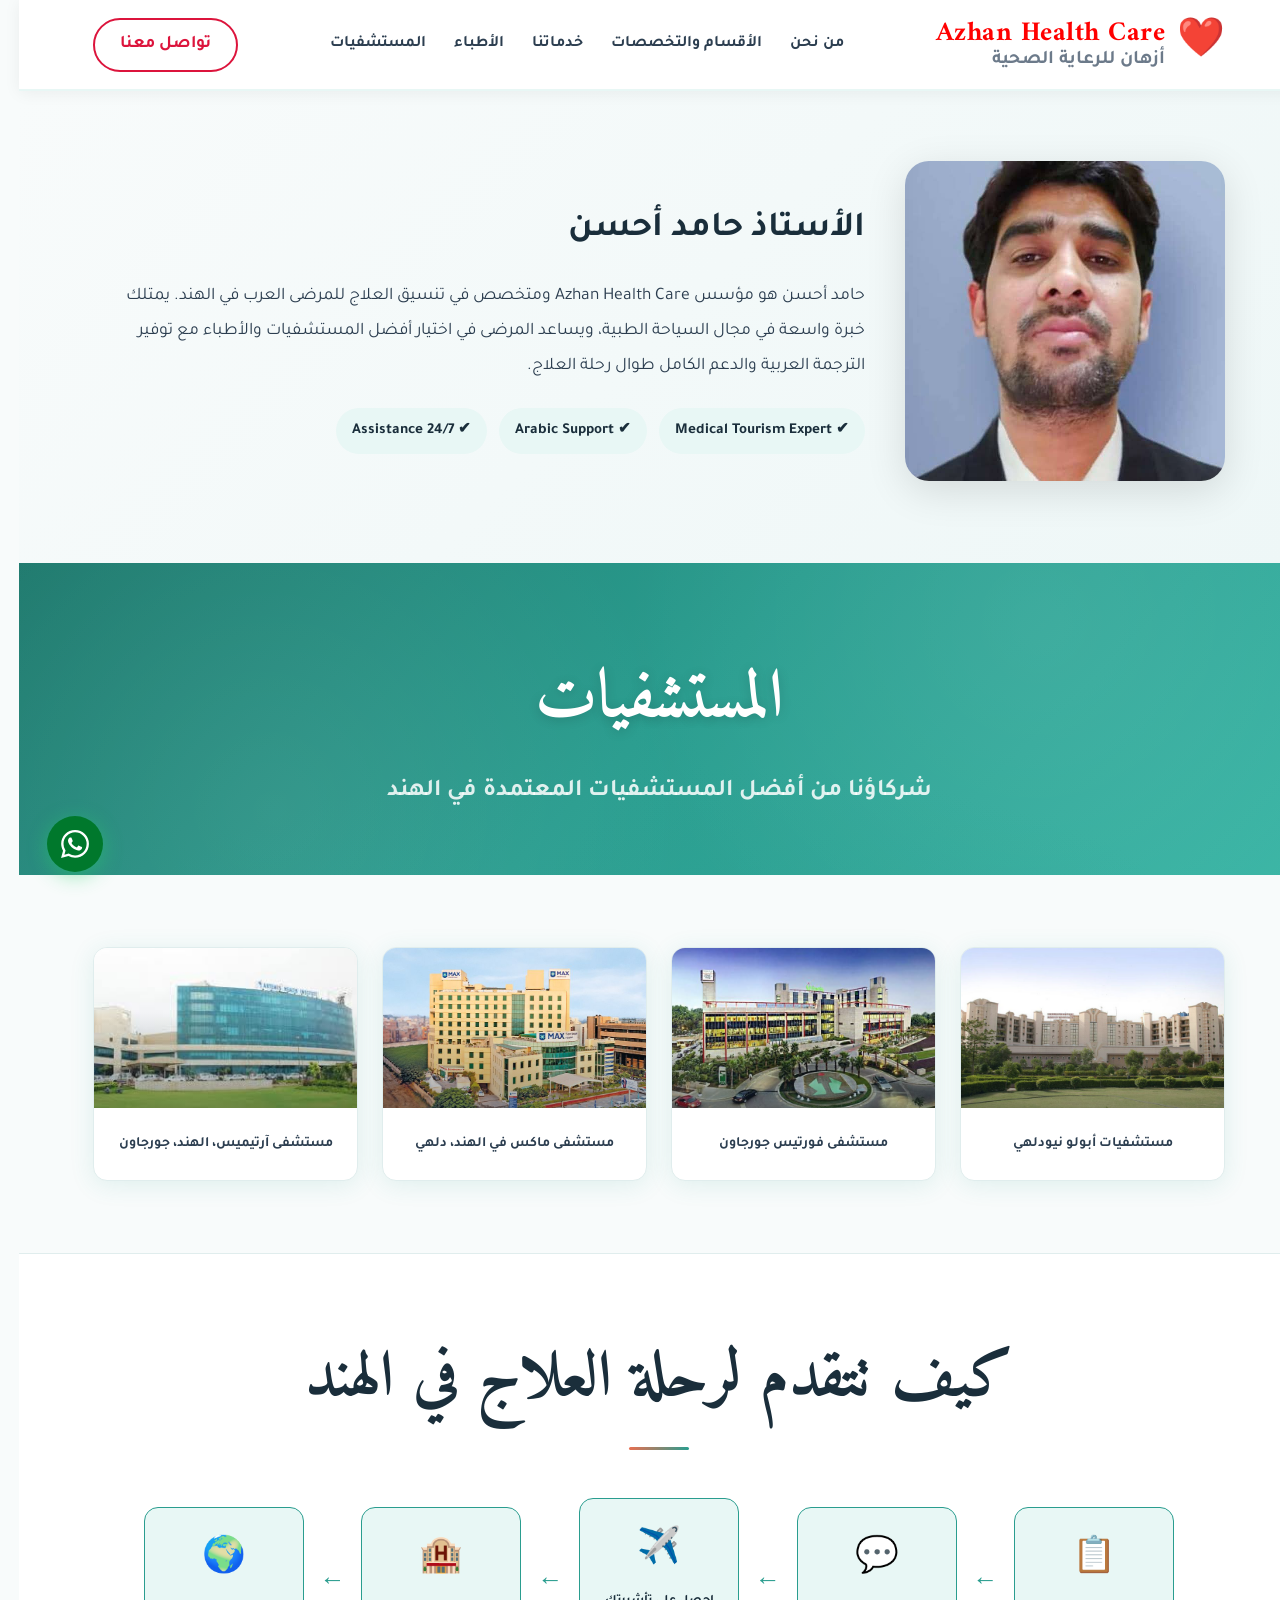
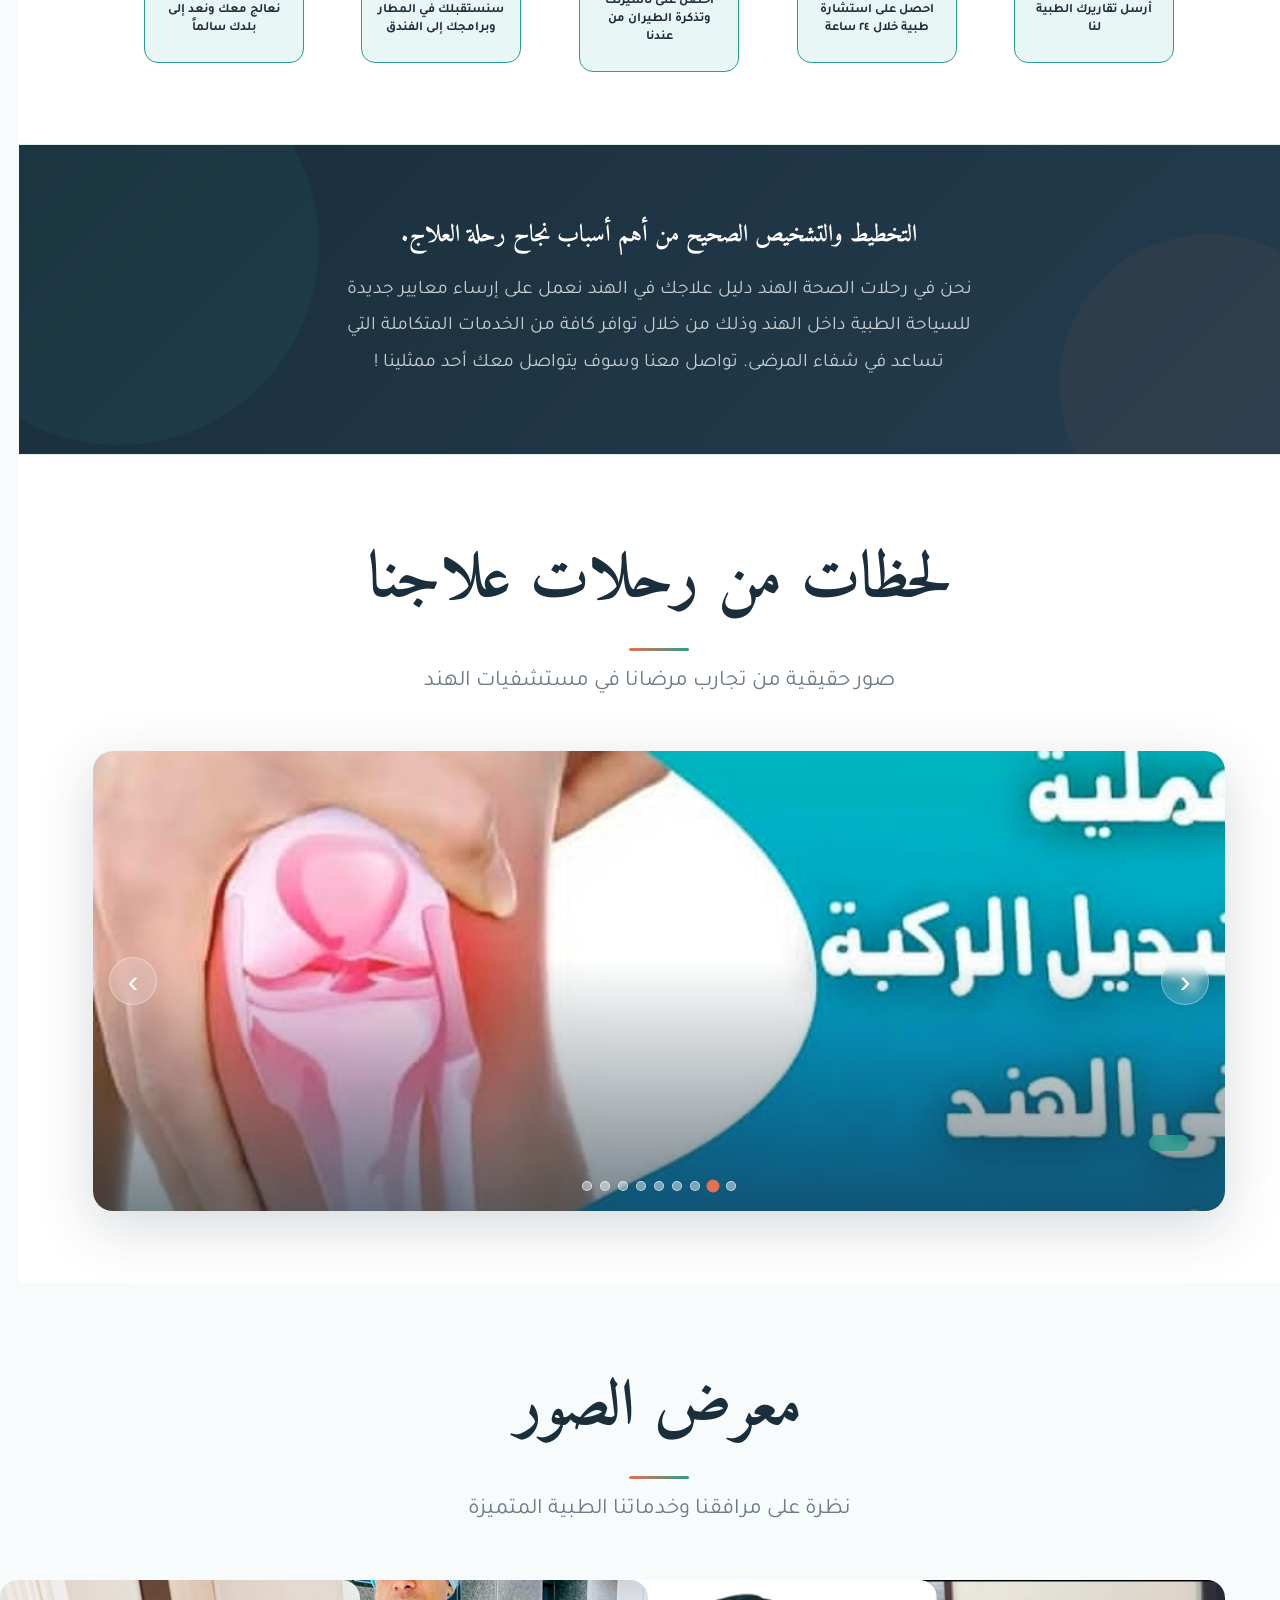
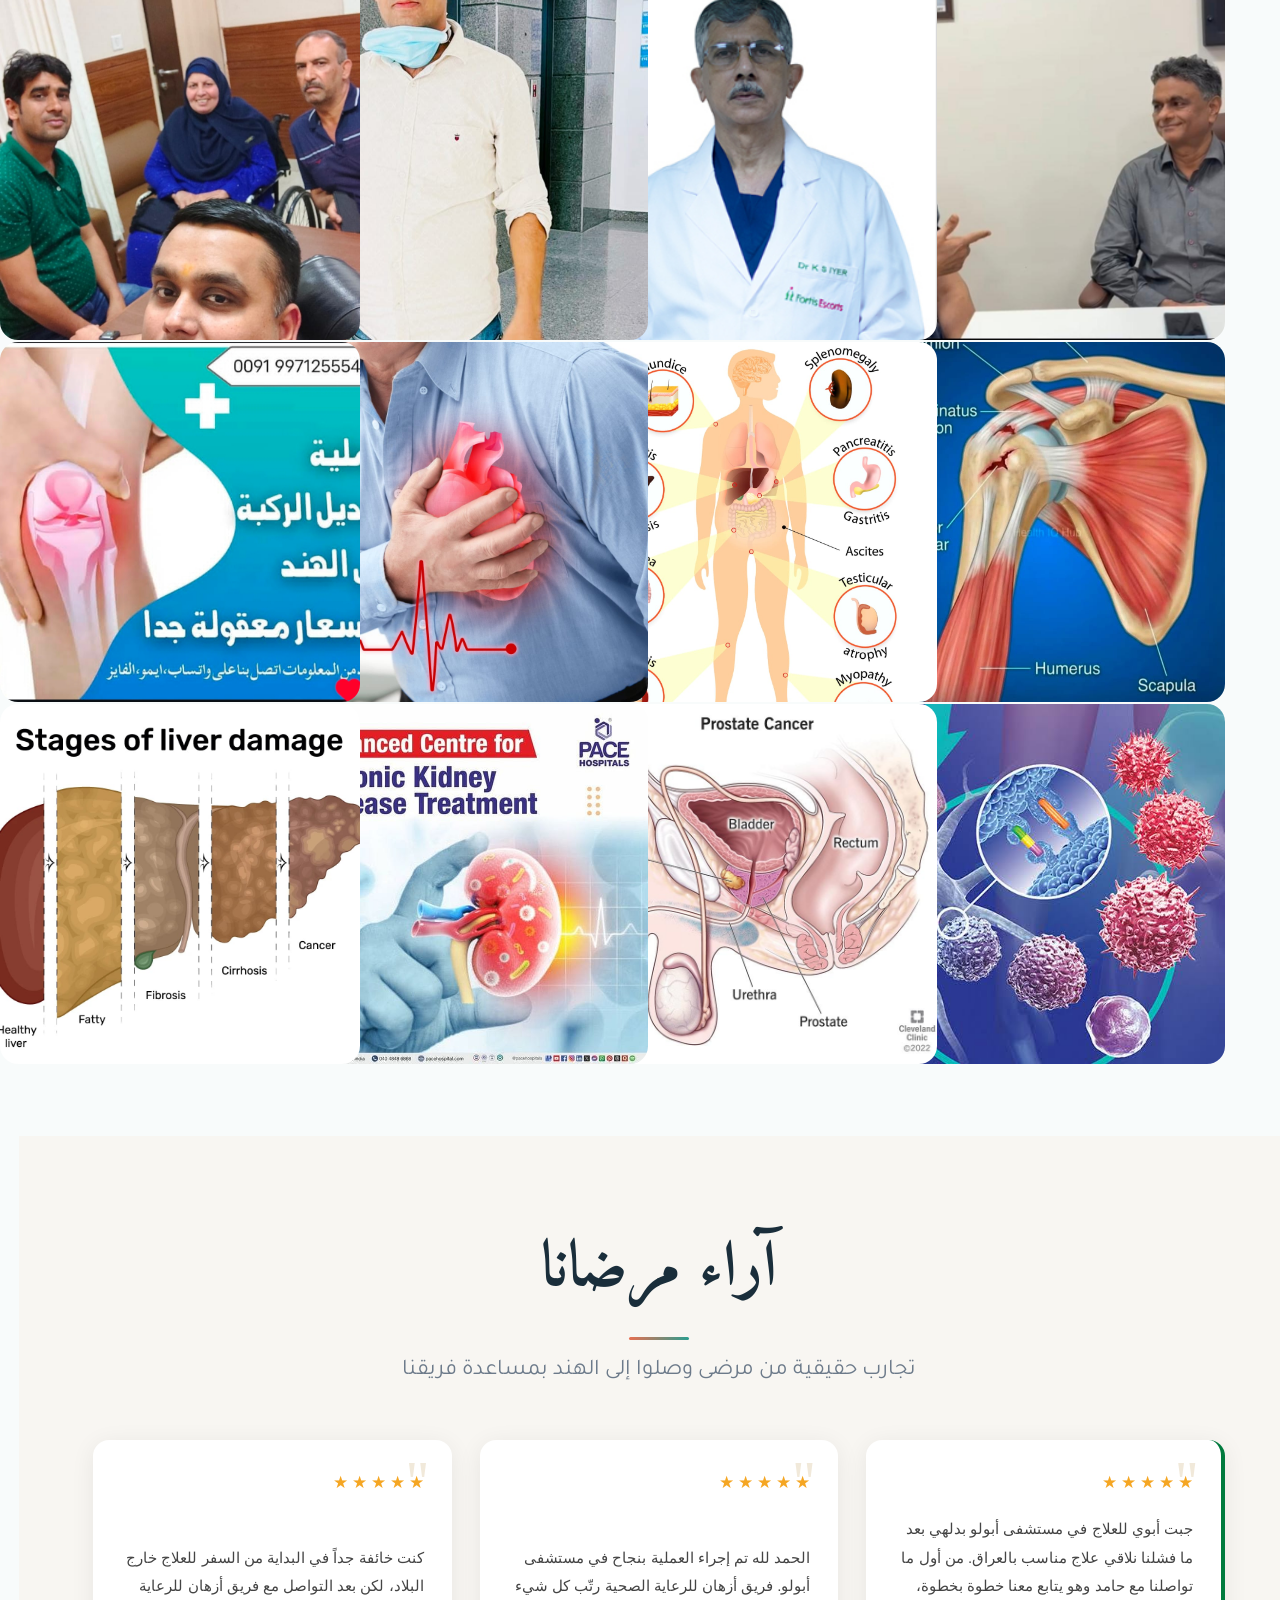
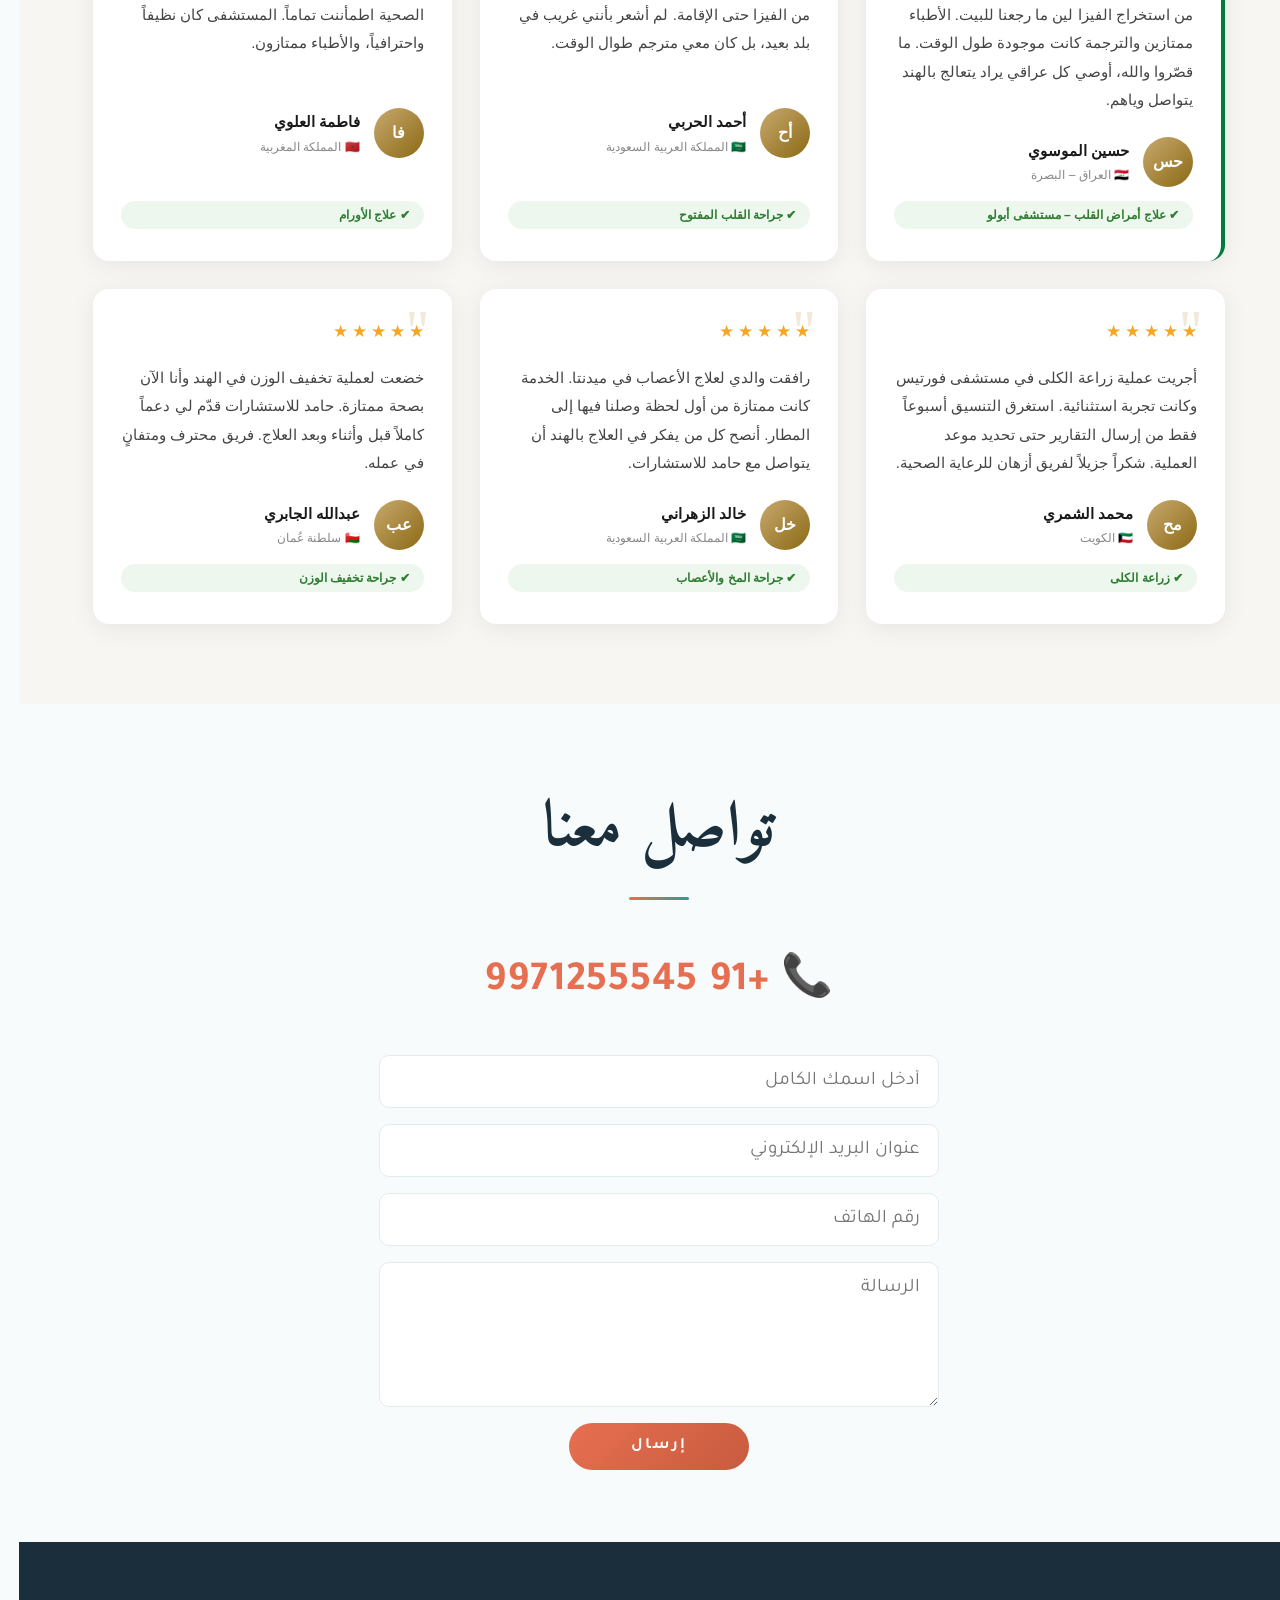
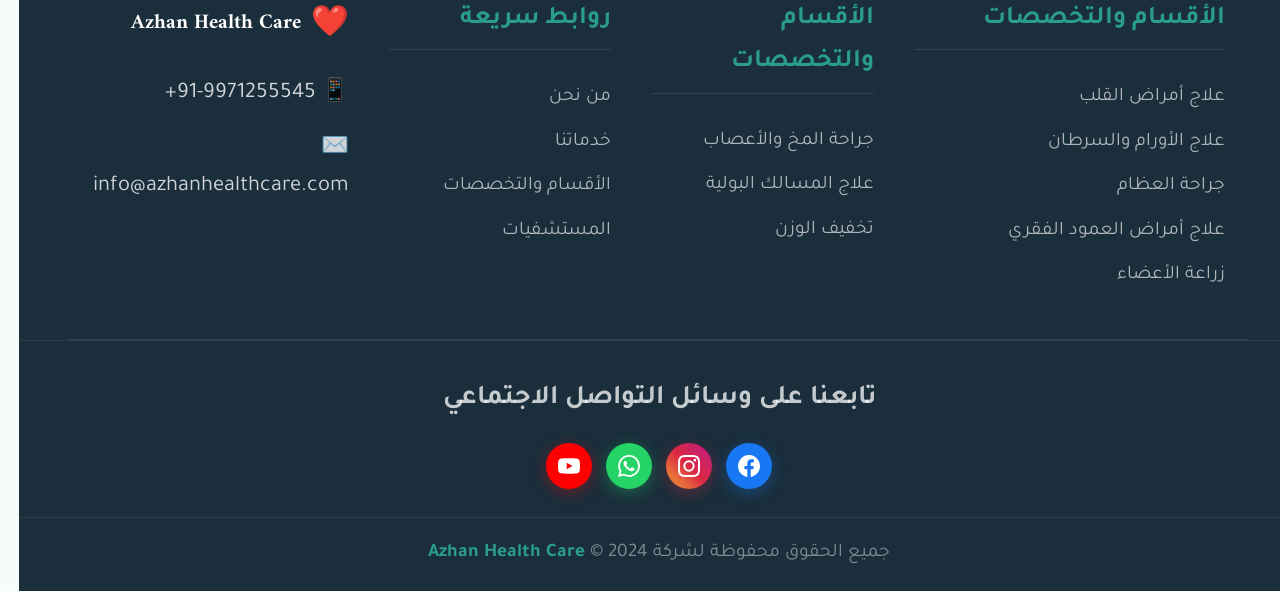
<file: index.html>
<!DOCTYPE html>
<html lang="ar" dir="rtl">
<head>
  <meta charset="UTF-8" />
  <meta name="viewport" content="width=device-width, initial-scale=1.0" />

  <!-- ═══ PRIMARY SEO ═══ -->
  <title>أفضل مستشفى في الهند للمرضى العرب | أزهان للرعاية الصحية</title>
  <meta name="description" content="أزهان للرعاية الصحية – دليلك للعلاج في الهند. أفضل المستشفيات الهندية، تأشيرة طبية، مترجم عربي، وعلاج رخيص لأمراض القلب والسرطان وزراعة الكلى وجراحة العظام." />
  <meta name="keywords" content="العلاج في الهند, أفضل مستشفى في الهند, تكلفة العملية في الهند, زراعة الكلى في الهند, علاج السرطان في الهند, جراحة القلب في الهند, مستشفى هندي للمرضى العرب, علاج رخيص في الهند, تأشيرة طبية للهند, مترجم عربي في مستشفى الهند, Azhan Health Care, medical tourism India Arabic" />
  <meta name="author" content="Azhan Health Care" />
  <meta name="robots" content="index, follow" />
  <link rel="stylesheet" href="style.css">
  <link rel="canonical" href="https://www.azhanhealthcare.com/hospitals" />

  <!-- Open Graph -->
  <meta property="og:type" content="website" />
  <meta property="og:title" content="أفضل مستشفى في الهند للمرضى العرب | حامد للاستشارات" />
  <meta property="og:description" content="علاج في الهند بأفضل المستشفيات وأسعار معقولة. مترجم عربي، تأشيرة طبية، استقبال من المطار. تواصل معنا الآن!" />
  <meta property="og:image" content="https://www.azhanhealthcare.com/images/og-cover.jpg" />
  <meta property="og:url" content="https://www.azhanhealthcare.com/hospitals" />
  <meta property="og:locale" content="ar_SA" />
  <meta property="og:site_name" content="Azhan Health Care" />

  <!-- Twitter Card -->
  <meta name="twitter:card" content="summary_large_image" />
  <meta name="twitter:title" content="أفضل مستشفى في الهند للمرضى العرب | حامد للاستشارات" />
  <meta name="twitter:description" content="علاج في الهند بأفضل المستشفيات وأسعار معقولة. مترجم عربي، تأشيرة طبية، استقبال من المطار." />
  <meta name="twitter:image" content="https://www.azhanhealthcare.com/images/og-cover.jpg" />

  <!-- Structured Data: MedicalBusiness -->
  <script type="application/ld+json">
  {
    "@context": "https://schema.org",
    "@type": "MedicalBusiness",
    "name": "Azhan Health Care – أزهان للرعاية الصحية",
    "url": "https://www.azhanhealthcare.com",
    "telephone": "+91-9971255545",
    "email": "info@azhanhealthcare.com",
    "description": "خدمات السياحة الطبية في الهند للمرضى العرب – علاج القلب والسرطان وزراعة الأعضاء والعظام بأفضل المستشفيات الهندية",
    "sameAs": [
      "https://www.facebook.com/hamidmutarjim",
      "https://www.instagram.com/hamidahsan5312"
    ],
    "address": { "@type": "PostalAddress", "addressCountry": "IN" }
  }
  </script>

  <!-- Structured Data: FAQ -->
  <script type="application/ld+json">
  {
    "@context": "https://schema.org",
    "@type": "FAQPage",
    "mainEntity": [
      {
        "@type": "Question",
        "name": "ما هي تكلفة العملية في الهند؟",
        "acceptedAnswer": { "@type": "Answer", "text": "تكلفة العمليات في الهند أقل بنسبة 60–80% مقارنة بالدول الغربية. تواصل معنا لمعرفة التكلفة التفصيلية حسب نوع العملية." }
      },
      {
        "@type": "Question",
        "name": "كيف أحصل على تأشيرة طبية للهند؟",
        "acceptedAnswer": { "@type": "Answer", "text": "نساعدك في استخراج التأشيرة الطبية للهند (Medical Visa) من خلال فريقنا المتخصص بعد تحديد موعد علاجك." }
      },
      {
        "@type": "Question",
        "name": "هل يوجد مترجم عربي في مستشفيات الهند؟",
        "acceptedAnswer": { "@type": "Answer", "text": "نعم، نوفر مترجماً عربياً متخصصاً يرافقك طوال رحلتك العلاجية في مستشفيات الهند." }
      }
    ]
  }
  </script>

  <link rel="preconnect" href="https://fonts.googleapis.com" />
  <link rel="preconnect" href="https://fonts.gstatic.com" crossorigin />
  <link rel="icon" href="./images/fevicon.png" type="image/x-icon" />
  <link href="https://fonts.googleapis.com/css2?family=Tajawal:wght@300;400;500;700;800;900&family=Amiri:wght@400;700&display=swap" rel="stylesheet" />
  <link rel="stylesheet" href="style.css" />

  <style>
    /* ── FEEDBACK ─────────────────────── */
    .feedback-section { padding: 80px 0; background: #f8f6f2; }
    .feedback-grid {
      display: grid;
      grid-template-columns: repeat(auto-fit, minmax(290px, 1fr));
      gap: 28px; margin-top: 48px;
    }
    .feedback-card {
      background: #fff; border-radius: 16px; padding: 32px 28px;
      box-shadow: 0 4px 24px rgba(0,0,0,0.07); position: relative;
      transition: transform .3s, box-shadow .3s;
    }
    .feedback-card:hover { transform: translateY(-4px); box-shadow: 0 8px 32px rgba(0,0,0,0.12); }
    .feedback-card.iraq { border-right: 4px solid #007a3d; }
    .feedback-quote {
      font-size: 60px; line-height: 1; color: #c8a96e; font-family: Georgia,serif;
      position: absolute; top: 12px; right: 22px; opacity: .25; pointer-events: none;
    }
    .feedback-stars { display: flex; gap: 4px; margin-bottom: 14px; }
    .feedback-stars span { color: #f5a623; font-size: 17px; }
    .feedback-text { font-family:'Cairo',sans-serif; font-size:15px; line-height:1.9; color:#444; margin-bottom:22px; }
    .feedback-author { display:flex; align-items:center; gap:14px; }
    .feedback-avatar {
      width:50px; height:50px; border-radius:50%;
      background: linear-gradient(135deg,#c8a96e,#8b6914);
      display:flex; align-items:center; justify-content:center;
      font-family:'Cairo',sans-serif; font-weight:700; font-size:16px; color:#fff; flex-shrink:0;
    }
    .feedback-name { font-family:'Cairo',sans-serif; font-weight:700; font-size:15px; color:#1a1a1a; }
    .feedback-country { font-family:'Cairo',sans-serif; font-size:12px; color:#888; margin-top:2px; }
    .feedback-badge {
      display:inline-block; background:#eef7ee; color:#2e7d32;
      font-family:'Cairo',sans-serif; font-size:12px; font-weight:600;
      padding:4px 14px; border-radius:20px; margin-top:14px;
    }

    /* ── YOUTUBE ─────────────────────── */
    .social-icon.youtube { background:#ff0000; }
    .social-icon.youtube:hover { background:#cc0000; }
  </style>
</head>
<body>

  <!-- NAV -->
  <nav class="navbar">
    <div class="nav-inner">
      <div class="logo">
        <span class="logo-icon">❤️</span>
        <div class="logo-text">
          <span class="logo-main">Azhan Health Care</span>
          <span class="logo-sub">أزهان للرعاية الصحية</span>
        </div>
      </div>
      <ul class="nav-links">
        <li><a href="#">من نحن</a></li>
        <li><a href="#">الأقسام والتخصصات</a></li>
        <li><a href="services.html">خدماتنا</a></li>
        <li><a href="doctor.html">الأطباء</a></li>
        <li><a href="#">المستشفيات</a></li>
      </ul>
      <a href="#contact" class="btn-contact">تواصل معنا</a>
    </div>
  </nav>

  <!-- OWNER SECTION -->
  <section class="owner-section">
    <div class="container owner-container">
      <div class="owner-image">
        <img src="./images/Owner.jpeg" alt="Owner">
      </div>

      <div class="owner-content">
        <h2>الأستاذ حامد أحسن</h2>
        <p>
          حامد أحسن هو مؤسس Azhan Health Care ومتخصص في تنسيق العلاج للمرضى العرب في الهند.
          يمتلك خبرة واسعة في مجال السياحة الطبية، ويساعد المرضى في اختيار أفضل المستشفيات
          والأطباء مع توفير الترجمة العربية والدعم الكامل طوال رحلة العلاج.
        </p>

        <div class="owner-tags">
          <span>✔ Medical Tourism Expert</span>
          <span>✔ Arabic Support</span>
          <span>✔ 24/7 Assistance</span>
        </div>
      </div>
    </div>
  </section>


  <!-- HERO -->
  <section class="hero">
    <div class="hero-bg"></div>
    <div class="hero-content">
      <h1>المستشفيات</h1>
      <p>شركاؤنا من أفضل المستشفيات المعتمدة في الهند</p>
    </div>
  </section>

  <!-- HOSPITALS GRID -->
  <section class="hospitals" aria-label="قائمة المستشفيات الشريكة">
    <div class="container">
      <div class="grid">
        <div class="card">
          <div class="card-img" style="background-image:url('./images/apollo.jpg')"></div>
          <div class="card-body"><h3>مستشفيات أبولو نيودلهي</h3></div>
        </div>
        <div class="card">
          <div class="card-img" style="background-image:url('./images/fortis.jpeg')"></div>
          <div class="card-body"><h3>مستشفى فورتيس جورجاون</h3></div>
        </div>
        <!-- <div class="card">
          <div class="card-img" style="background-image:url('./images/medanta.jpg')"></div>
          <div class="card-body"><h3>مستشفى ميدنتا مدي سيتي</h3></div>
        </div> -->
        <div class="card">
          <div class="card-img" style="background-image:url('./images/max.jpg')"></div>
          <div class="card-body"><h3>مستشفى ماكس في الهند، دلهي</h3></div>
        </div>
        <div class="card">
          <div class="card-img" style="background-image:url('./images/artemis.jpg')"></div>
          <div class="card-body"><h3>مستشفى آرتيميس، الهند، جورجاون</h3></div>
        </div>
        <!-- <div class="card">
          <div class="card-img" style="background-image:url('https://images.unsplash.com/photo-1579684385127-1ef15d508118?w=400&q=80')"></div>
          <div class="card-body"><h3>مستشفى BLK في الهند، دلهي</h3></div>
        </div> -->
        <!-- <div class="card">
          <div class="card-img" style="background-image:url('https://images.unsplash.com/photo-1559757175-0eb30cd8c063?w=400&q=80')"></div>
          <div class="card-body"><h3>مستشفى مترو في الهند، دلهي</h3></div>
        </div> -->
        <!-- <div class="card">
          <div class="card-img" style="background-image:url('https://images.unsplash.com/photo-1625134673337-519d4d10b313?w=400&q=80')"></div>
          <div class="card-body"><h3>مستشفى أمريتا في الهند، دلهي</h3></div>
        </div> -->
      </div>
    </div>
  </section>

  <!-- HOW IT WORKS -->
  <section class="how-it-works" id="how" aria-label="خطوات رحلة العلاج">
    <div class="container">
      <div class="section-header">
        <h2>كيف تتقدم لرحلة العلاج في الهند</h2>
        <div class="divider"></div>
      </div>
      <div class="steps">
        <div class="step"><div class="step-icon">📋</div><p>أرسل تقاريرك الطبية لنا</p></div>
        <div class="step-arrow">←</div>
        <div class="step"><div class="step-icon">💬</div><p>احصل على استشارة طبية خلال ٢٤ ساعة</p></div>
        <div class="step-arrow">←</div>
        <div class="step"><div class="step-icon">✈️</div><p>احصل على تأشيرتك وتذكرة الطيران من عندنا</p></div>
        <div class="step-arrow">←</div>
        <div class="step"><div class="step-icon">🏨</div><p>سنستقبلك في المطار وبرامجك إلى الفندق</p></div>
        <div class="step-arrow">←</div>
        <div class="step"><div class="step-icon">🌍</div><p>نعالج معك ونعد إلى بلدك سالماً</p></div>
      </div>
    </div>
  </section>

  <!-- ABOUT BANNER -->
  <section class="about-banner">
    <div class="container">
      <h2>التخطيط والتشخيص الصحيح من أهم أسباب نجاح رحلة العلاج.</h2>
      <p>نحن في رحلات الصحة الهند دليل علاجك في الهند نعمل على إرساء معايير جديدة للسياحة الطبية داخل الهند وذلك من خلال توافر كافة من الخدمات المتكاملة التي تساعد في شفاء المرضى. تواصل معنا وسوف يتواصل معك أحد ممثلينا !</p>
    </div>
  </section>

  <!-- SLIDESHOW -->
  <section class="slideshow-section">
    <div class="container">
      <div class="section-header">
        <h2>لحظات من رحلات علاجنا</h2>
        <div class="divider"></div>
        <p class="section-sub">صور حقيقية من تجارب مرضانا في مستشفيات الهند</p>
      </div>
      <div class="slideshow-wrapper">
        <div class="slideshow">
          <!-- <div class="slide active" style="background-image:url(./images/1.jpeg)"><div class="slide-caption"></div></div> -->
          <!-- <div class="slide" style="background-image:url(./images/2.jpeg)"><div class="slide-caption"></div></div> -->
          <!-- <div class="slide" style="background-image:url(./images/3.jpeg)"><div class="slide-caption"></div></div> -->
          <!-- <div class="slide" style="background-image:url(./images/4.jpeg)"><div class="slide-caption"></div></div> -->
          <!-- <div class="slide" style="background-image:url(./images/5.jpeg)"><div class="slide-caption"></div></div> -->
          <div class="slide" style="background-image:url(./images/6.jpeg)"><div class="slide-caption"></div></div>
          <div class="slide" style="background-image:url(./images/7.jpeg)"><div class="slide-caption"></div></div>
          <div class="slide" style="background-image:url(./images/8.jpeg)"><div class="slide-caption"></div></div>
          <div class="slide" style="background-image:url(./images/9.jpeg)"><div class="slide-caption"></div></div>
          <div class="slide" style="background-image:url(./images/10.jpeg)"><div class="slide-caption"></div></div>
          <div class="slide" style="background-image:url(./images/11.jpeg)"><div class="slide-caption"></div></div>
          <div class="slide" style="background-image:url(./images/12.jpeg)"><div class="slide-caption"></div></div>
          <div class="slide" style="background-image:url(./images/13.jpeg)"><div class="slide-caption"></div></div>
          <div class="slide" style="background-image:url(./images/14.jpeg)"><div class="slide-caption">الحمد لله، خضع الحاج خالد لعملية استبدال صمام القلب، وقد تكللت العملية بالنجاح.</div></div>
        </div>
        <div class="slide-dots" id="slideDots"></div>
        <button class="slide-btn slide-prev" onclick="changeSlide(-1)" aria-label="السابق">&#8249;</button>
        <button class="slide-btn slide-next" onclick="changeSlide(1)" aria-label="التالي">&#8250;</button>
      </div>
    </div>
  </section>

  <!-- GALLERY -->
  <section class="gallery-section" aria-label="معرض الصور">
    <div class="container">
      <div class="section-header">
        <h2>معرض الصور</h2>
        <div class="divider"></div>
        <p class="section-sub">نظرة على مرافقنا وخدماتنا الطبية المتميزة</p>
      </div>
      
<div class="gallery-grid gallery-grid-new">
  <div class="gallery-item"><div class="gal-img" style="background-image:url('./images/14.jpeg')"></div></div>
  <div class="gallery-item"><div class="gal-img" style="background-image:url('./images/23.jpeg')"></div></div>
  <div class="gallery-item"><div class="gal-img" style="background-image:url('./images/25.jpeg')"></div></div>
  <div class="gallery-item"><div class="gal-img" style="background-image:url('./images/22.jpeg')"></div></div>
  <div class="gallery-item"><div class="gal-img" style="background-image:url('./images/27.jpeg')"></div></div>
  <div class="gallery-item"><div class="gal-img" style="background-image:url('./images/26.jpeg')"></div></div>
  <div class="gallery-item"><div class="gal-img" style="background-image:url('./images/6.jpeg')"></div></div>
  <div class="gallery-item"><div class="gal-img" style="background-image:url('./images/7.jpeg')"></div></div>
  <div class="gallery-item"><div class="gal-img" style="background-image:url('./images/8.jpeg')"></div></div>
  <div class="gallery-item"><div class="gal-img" style="background-image:url('./images/9.jpeg')"></div></div>
  <div class="gallery-item"><div class="gal-img" style="background-image:url('./images/10.jpeg')"></div></div>
  <div class="gallery-item"><div class="gal-img" style="background-image:url('./images/11.jpeg')"></div></div>
</div>
</div>
</section>


  <!-- ═══════════════════════════════════
       FEEDBACK SECTION
  ═══════════════════════════════════ -->
  <section class="feedback-section" aria-label="آراء المرضى">
    <div class="container">
      <div class="section-header">
        <h2>آراء مرضانا</h2>
        <div class="divider"></div>
        <p class="section-sub">تجارب حقيقية من مرضى وصلوا إلى الهند بمساعدة فريقنا</p>
      </div>
      <div class="feedback-grid">

        <!-- ★ IRAQI PATIENT (NEW) -->
        <div class="feedback-card iraq">
          <div class="feedback-quote">"</div>
          <div class="feedback-stars"><span>★</span><span>★</span><span>★</span><span>★</span><span>★</span></div>
          <p class="feedback-text">
            جبت أبوي للعلاج في مستشفى أبولو بدلهي بعد ما فشلنا نلاقي علاج مناسب بالعراق. من أول ما تواصلنا مع حامد وهو يتابع معنا خطوة بخطوة، من استخراج الفيزا لين ما رجعنا للبيت. الأطباء ممتازين والترجمة كانت موجودة طول الوقت. ما قصّروا والله، أوصي كل عراقي يراد يتعالج بالهند يتواصل وياهم.
          </p>
          <div class="feedback-author">
            <div class="feedback-avatar">حس</div>
            <div>
              <div class="feedback-name">حسين الموسوي</div>
              <div class="feedback-country">🇮🇶 العراق – البصرة</div>
            </div>
          </div>
          <span class="feedback-badge">✔ علاج أمراض القلب – مستشفى أبولو</span>
        </div>

        <!-- Saudi -->
        <div class="feedback-card">
          <div class="feedback-quote">"</div>
          <div class="feedback-stars"><span>★</span><span>★</span><span>★</span><span>★</span><span>★</span></div>
          <p class="feedback-text">الحمد لله تم إجراء العملية بنجاح في مستشفى أبولو. فريق أزهان للرعاية الصحية رتّب كل شيء من الفيزا حتى الإقامة. لم أشعر بأنني غريب في بلد بعيد، بل كان معي مترجم طوال الوقت.</p>
          <div class="feedback-author">
            <div class="feedback-avatar">أح</div>
            <div>
              <div class="feedback-name">أحمد الحربي</div>
              <div class="feedback-country">🇸🇦 المملكة العربية السعودية</div>
            </div>
          </div>
          <span class="feedback-badge">✔ جراحة القلب المفتوح</span>
        </div>

        <!-- Morocco -->
        <div class="feedback-card">
          <div class="feedback-quote">"</div>
          <div class="feedback-stars"><span>★</span><span>★</span><span>★</span><span>★</span><span>★</span></div>
          <p class="feedback-text">كنت خائفة جداً في البداية من السفر للعلاج خارج البلاد، لكن بعد التواصل مع فريق أزهان للرعاية الصحية اطمأننت تماماً. المستشفى كان نظيفاً واحترافياً، والأطباء ممتازون.</p>
          <div class="feedback-author">
            <div class="feedback-avatar">فا</div>
            <div>
              <div class="feedback-name">فاطمة العلوي</div>
              <div class="feedback-country">🇲🇦 المملكة المغربية</div>
            </div>
          </div>
          <span class="feedback-badge">✔ علاج الأورام</span>
        </div>

        <!-- Kuwait -->
        <div class="feedback-card">
          <div class="feedback-quote">"</div>
          <div class="feedback-stars"><span>★</span><span>★</span><span>★</span><span>★</span><span>★</span></div>
          <p class="feedback-text">أجريت عملية زراعة الكلى في مستشفى فورتيس وكانت تجربة استثنائية. استغرق التنسيق أسبوعاً فقط من إرسال التقارير حتى تحديد موعد العملية. شكراً جزيلاً لفريق أزهان للرعاية الصحية.</p>
          <div class="feedback-author">
            <div class="feedback-avatar">مح</div>
            <div>
              <div class="feedback-name">محمد الشمري</div>
              <div class="feedback-country">🇰🇼 الكويت</div>
            </div>
          </div>
          <span class="feedback-badge">✔ زراعة الكلى</span>
        </div>

        <!-- Saudi 2 -->
        <div class="feedback-card">
          <div class="feedback-quote">"</div>
          <div class="feedback-stars"><span>★</span><span>★</span><span>★</span><span>★</span><span>★</span></div>
          <p class="feedback-text">رافقت والدي لعلاج الأعصاب في ميدنتا. الخدمة كانت ممتازة من أول لحظة وصلنا فيها إلى المطار. أنصح كل من يفكر في العلاج بالهند أن يتواصل مع حامد للاستشارات.</p>
          <div class="feedback-author">
            <div class="feedback-avatar">خل</div>
            <div>
              <div class="feedback-name">خالد الزهراني</div>
              <div class="feedback-country">🇸🇦 المملكة العربية السعودية</div>
            </div>
          </div>
          <span class="feedback-badge">✔ جراحة المخ والأعصاب</span>
        </div>

        <!-- Oman -->
        <div class="feedback-card">
          <div class="feedback-quote">"</div>
          <div class="feedback-stars"><span>★</span><span>★</span><span>★</span><span>★</span><span>★</span></div>
          <p class="feedback-text">خضعت لعملية تخفيف الوزن في الهند وأنا الآن بصحة ممتازة. حامد للاستشارات قدّم لي دعماً كاملاً قبل وأثناء وبعد العلاج. فريق محترف ومتفانٍ في عمله.</p>
          <div class="feedback-author">
            <div class="feedback-avatar">عب</div>
            <div>
              <div class="feedback-name">عبدالله الجابري</div>
              <div class="feedback-country">🇴🇲 سلطنة عُمان</div>
            </div>
          </div>
          <span class="feedback-badge">✔ جراحة تخفيف الوزن</span>
        </div>

      </div>
    </div>
  </section>

<!-- CONTACT -->
<section class="contact" id="contact" aria-label="تواصل معنا">
  <div class="container">

    <div class="section-header">
      <h2>تواصل معنا</h2>
      <div class="divider"></div>
    </div>

    <div class="phone">
      📞 +91 9971255545
    </div>

    <!-- Contact Form -->
    <form 
      class="contact-form"
      action="https://formspree.io/f/xykordkr"
      method="POST"
    >

      <input 
        type="text"
        name="name"
        placeholder="أدخل اسمك الكامل"
        required
      />

      <input 
        type="email"
        name="email"
        placeholder="عنوان البريد الإلكتروني"
        required
      />

      <input 
        type="tel"
        name="phone"
        placeholder="رقم الهاتف"
      />

      <textarea 
        name="message"
        placeholder="الرسالة"
        rows="5"
        required
      ></textarea>

       <input type="hidden" name="_next" value="thankyou.html">
      <button type="submit" class="btn-submit">
        إرسال
      </button>

    </form>

  </div>
</section>

  <!-- FOOTER -->
  <footer class="footer">
    <div class="container footer-grid">
      <div class="footer-col">
        <h4>الأقسام والتخصصات</h4>
        <ul>
          <li>علاج أمراض القلب</li>
          <li>علاج الأورام والسرطان</li>
          <li>جراحة العظام</li>
          <li>علاج أمراض العمود الفقري</li>
          <li>زراعة الأعضاء</li>
        </ul>
      </div>
      <div class="footer-col">
        <h4>الأقسام والتخصصات</h4>
        <ul>
          <li>جراحة المخ والأعصاب</li>
          <li>علاج المسالك البولية</li>
          <li>تخفيف الوزن</li>
        </ul>
      </div>
      <div class="footer-col">
        <h4>روابط سريعة</h4>
        <ul>
          <li>من نحن</li>
          <li><a href="services.html" style="color:inherit;text-decoration:none;">خدماتنا</a></li>
          <li>الأقسام والتخصصات</li>
          <li>المستشفيات</li>
        </ul>
      </div>
      <div class="footer-col">
        <div class="footer-logo">
          <span class="logo-icon">❤️</span>
          <span>Azhan Health Care</span>
        </div>
        <p>📱 91-9971255545+</p>
        <p>✉️ info@azhanhealthcare.com</p>
      </div>
    </div>

    <div class="footer-social">
      <h4>تابعنا على وسائل التواصل الاجتماعي</h4>
      <div class="social-icons">
        <a href="https://www.facebook.com/hamidmutarjim?rdid=O1T01TmZxxGJuNwy&share_url=https%3A%2F%2Fwww.facebook.com%2Fshare%2F1Crxs4u5kd%2F#" class="social-icon facebook" title="فيسبوك">
          <svg viewBox="0 0 24 24" fill="currentColor" width="22" height="22"><path d="M24 12.073c0-6.627-5.373-12-12-12s-12 5.373-12 12c0 5.99 4.388 10.954 10.125 11.854v-8.385H7.078v-3.47h3.047V9.43c0-3.007 1.792-4.669 4.533-4.669 1.312 0 2.686.235 2.686.235v2.953H15.83c-1.491 0-1.956.925-1.956 1.874v2.25h3.328l-.532 3.47h-2.796v8.385C19.612 23.027 24 18.062 24 12.073z"/></svg>
        </a>
        <a href="https://www.instagram.com/hamidahsan5312?igsh=MWJyZ3hvMDd4NWoy" class="social-icon instagram" title="إنستغرام">
          <svg viewBox="0 0 24 24" fill="currentColor" width="22" height="22"><path d="M12 2.163c3.204 0 3.584.012 4.85.07 3.252.148 4.771 1.691 4.919 4.919.058 1.265.069 1.645.069 4.849 0 3.205-.012 3.584-.069 4.849-.149 3.225-1.664 4.771-4.919 4.919-1.266.058-1.644.07-4.85.07-3.204 0-3.584-.012-4.849-.07-3.26-.149-4.771-1.699-4.919-4.92-.058-1.265-.07-1.644-.07-4.849 0-3.204.013-3.583.07-4.849.149-3.227 1.664-4.771 4.919-4.919 1.266-.057 1.645-.069 4.849-.069zM12 0C8.741 0 8.333.014 7.053.072 2.695.272.273 2.69.073 7.052.014 8.333 0 8.741 0 12c0 3.259.014 3.668.072 4.948.2 4.358 2.618 6.78 6.98 6.98C8.333 23.986 8.741 24 12 24c3.259 0 3.668-.014 4.948-.072 4.354-.2 6.782-2.618 6.979-6.98.059-1.28.073-1.689.073-4.948 0-3.259-.014-3.667-.072-4.947-.196-4.354-2.617-6.78-6.979-6.98C15.668.014 15.259 0 12 0zm0 5.838a6.162 6.162 0 100 12.324 6.162 6.162 0 000-12.324zM12 16a4 4 0 110-8 4 4 0 010 8zm6.406-11.845a1.44 1.44 0 100 2.881 1.44 1.44 0 000-2.881z"/></svg>
        </a>
<!-- 
        <a href="#" class="social-icon twitter" title="تويتر / إكس">
          <svg viewBox="0 0 24 24" fill="currentColor" width="22" height="22"><path d="M18.244 2.25h3.308l-7.227 8.26 8.502 11.24H16.17l-5.214-6.817L4.99 21.75H1.68l7.73-8.835L1.254 2.25H8.08l4.713 6.231zm-1.161 17.52h1.833L7.084 4.126H5.117z"/></svg>
        </a>
         -->
        <a href="https://wa.me/919971255545" class="social-icon whatsapp" title="واتساب">
          <svg viewBox="0 0 24 24" fill="currentColor" width="22" height="22"><path d="M17.472 14.382c-.297-.149-1.758-.867-2.03-.967-.273-.099-.471-.148-.67.15-.197.297-.767.966-.94 1.164-.173.199-.347.223-.644.075-.297-.15-1.255-.463-2.39-1.475-.883-.788-1.48-1.761-1.653-2.059-.173-.297-.018-.458.13-.606.134-.133.298-.347.446-.52.149-.174.198-.298.298-.497.099-.198.05-.371-.025-.52-.075-.149-.669-1.612-.916-2.207-.242-.579-.487-.5-.669-.51-.173-.008-.371-.01-.57-.01-.198 0-.52.074-.792.372-.272.297-1.04 1.016-1.04 2.479 0 1.462 1.065 2.875 1.213 3.074.149.198 2.096 3.2 5.077 4.487.709.306 1.262.489 1.694.625.712.227 1.36.195 1.871.118.571-.085 1.758-.719 2.006-1.413.248-.694.248-1.289.173-1.413-.074-.124-.272-.198-.57-.347m-5.421 7.403h-.004a9.87 9.87 0 01-5.031-1.378l-.361-.214-3.741.982.998-3.648-.235-.374a9.86 9.86 0 01-1.51-5.26c.001-5.45 4.436-9.884 9.888-9.884 2.64 0 5.122 1.03 6.988 2.898a9.825 9.825 0 012.893 6.994c-.003 5.45-4.437 9.884-9.885 9.884m8.413-18.297A11.815 11.815 0 0012.05 0C5.495 0 .16 5.335.157 11.892c0 2.096.547 4.142 1.588 5.945L.057 24l6.305-1.654a11.882 11.882 0 005.683 1.448h.005c6.554 0 11.89-5.335 11.893-11.893a11.821 11.821 0 00-3.48-8.413Z"/></svg>
        </a>
        <!-- YouTube (NEW) -->
        <a href="https://youtube.com/@hamidahsan86?si=clgew87Ci1i9duwv" class="social-icon youtube" title="يوتيوب">
          <svg viewBox="0 0 24 24" fill="currentColor" width="22" height="22"><path d="M23.498 6.186a3.016 3.016 0 0 0-2.122-2.136C19.505 3.545 12 3.545 12 3.545s-7.505 0-9.377.505A3.017 3.017 0 0 0 .502 6.186C0 8.07 0 12 0 12s0 3.93.502 5.814a3.016 3.016 0 0 0 2.122 2.136c1.871.505 9.376.505 9.376.505s7.505 0 9.377-.505a3.015 3.015 0 0 0 2.122-2.136C24 15.93 24 12 24 12s0-3.93-.502-5.814zM9.545 15.568V8.432L15.818 12l-6.273 3.568z"/></svg>
        </a>
      </div>
    </div>
    <div class="footer-bottom">
      <p>جميع الحقوق محفوظة لشركة <strong>Azhan Health Care</strong> &copy; 2024</p>
    </div>
  </footer>

  <!-- WhatsApp Float -->
  <a href="https://wa.me/919971255545" class="whatsapp-btn" target="_blank" aria-label="واتساب">
    <svg viewBox="0 0 24 24" fill="white" width="28" height="28"><path d="M17.472 14.382c-.297-.149-1.758-.867-2.03-.967-.273-.099-.471-.148-.67.15-.197.297-.767.966-.94 1.164-.173.199-.347.223-.644.075-.297-.15-1.255-.463-2.39-1.475-.883-.788-1.48-1.761-1.653-2.059-.173-.297-.018-.458.13-.606.134-.133.298-.347.446-.52.149-.174.198-.298.298-.497.099-.198.05-.371-.025-.52-.075-.149-.669-1.612-.916-2.207-.242-.579-.487-.5-.669-.51-.173-.008-.371-.01-.57-.01-.198 0-.52.074-.792.372-.272.297-1.04 1.016-1.04 2.479 0 1.462 1.065 2.875 1.213 3.074.149.198 2.096 3.2 5.077 4.487.709.306 1.262.489 1.694.625.712.227 1.36.195 1.871.118.571-.085 1.758-.719 2.006-1.413.248-.694.248-1.289.173-1.413-.074-.124-.272-.198-.57-.347m-5.421 7.403h-.004a9.87 9.87 0 01-5.031-1.378l-.361-.214-3.741.982.998-3.648-.235-.374a9.86 9.86 0 01-1.51-5.26c.001-5.45 4.436-9.884 9.888-9.884 2.64 0 5.122 1.03 6.988 2.898a9.825 9.825 0 012.893 6.994c-.003 5.45-4.437 9.884-9.885 9.884m8.413-18.297A11.815 11.815 0 0012.05 0C5.495 0 .16 5.335.157 11.892c0 2.096.547 4.142 1.588 5.945L.057 24l6.305-1.654a11.882 11.882 0 005.683 1.448h.005c6.554 0 11.89-5.335 11.893-11.893a11.821 11.821 0 00-3.48-8.413Z"/></svg>
  </a>

  <script>
    let currentSlide = 0;
    const slides = document.querySelectorAll('.slide');
    const dotsContainer = document.getElementById('slideDots');
    let autoTimer;
    slides.forEach((_,i) => {
      const dot = document.createElement('span');
      dot.className = 'dot'+(i===0?' active':'');
      dot.onclick = () => goToSlide(i);
      dotsContainer.appendChild(dot);
    });
    function goToSlide(n) {
      slides[currentSlide].classList.remove('active');
      document.querySelectorAll('.dot')[currentSlide].classList.remove('active');
      currentSlide = (n+slides.length)%slides.length;
      slides[currentSlide].classList.add('active');
      document.querySelectorAll('.dot')[currentSlide].classList.add('active');
    }
    function changeSlide(dir){clearInterval(autoTimer);goToSlide(currentSlide+dir);startAuto();}
    function startAuto(){autoTimer=setInterval(()=>goToSlide(currentSlide+1),1500);}
    startAuto();
  </script>
</body>
</html>
</file>
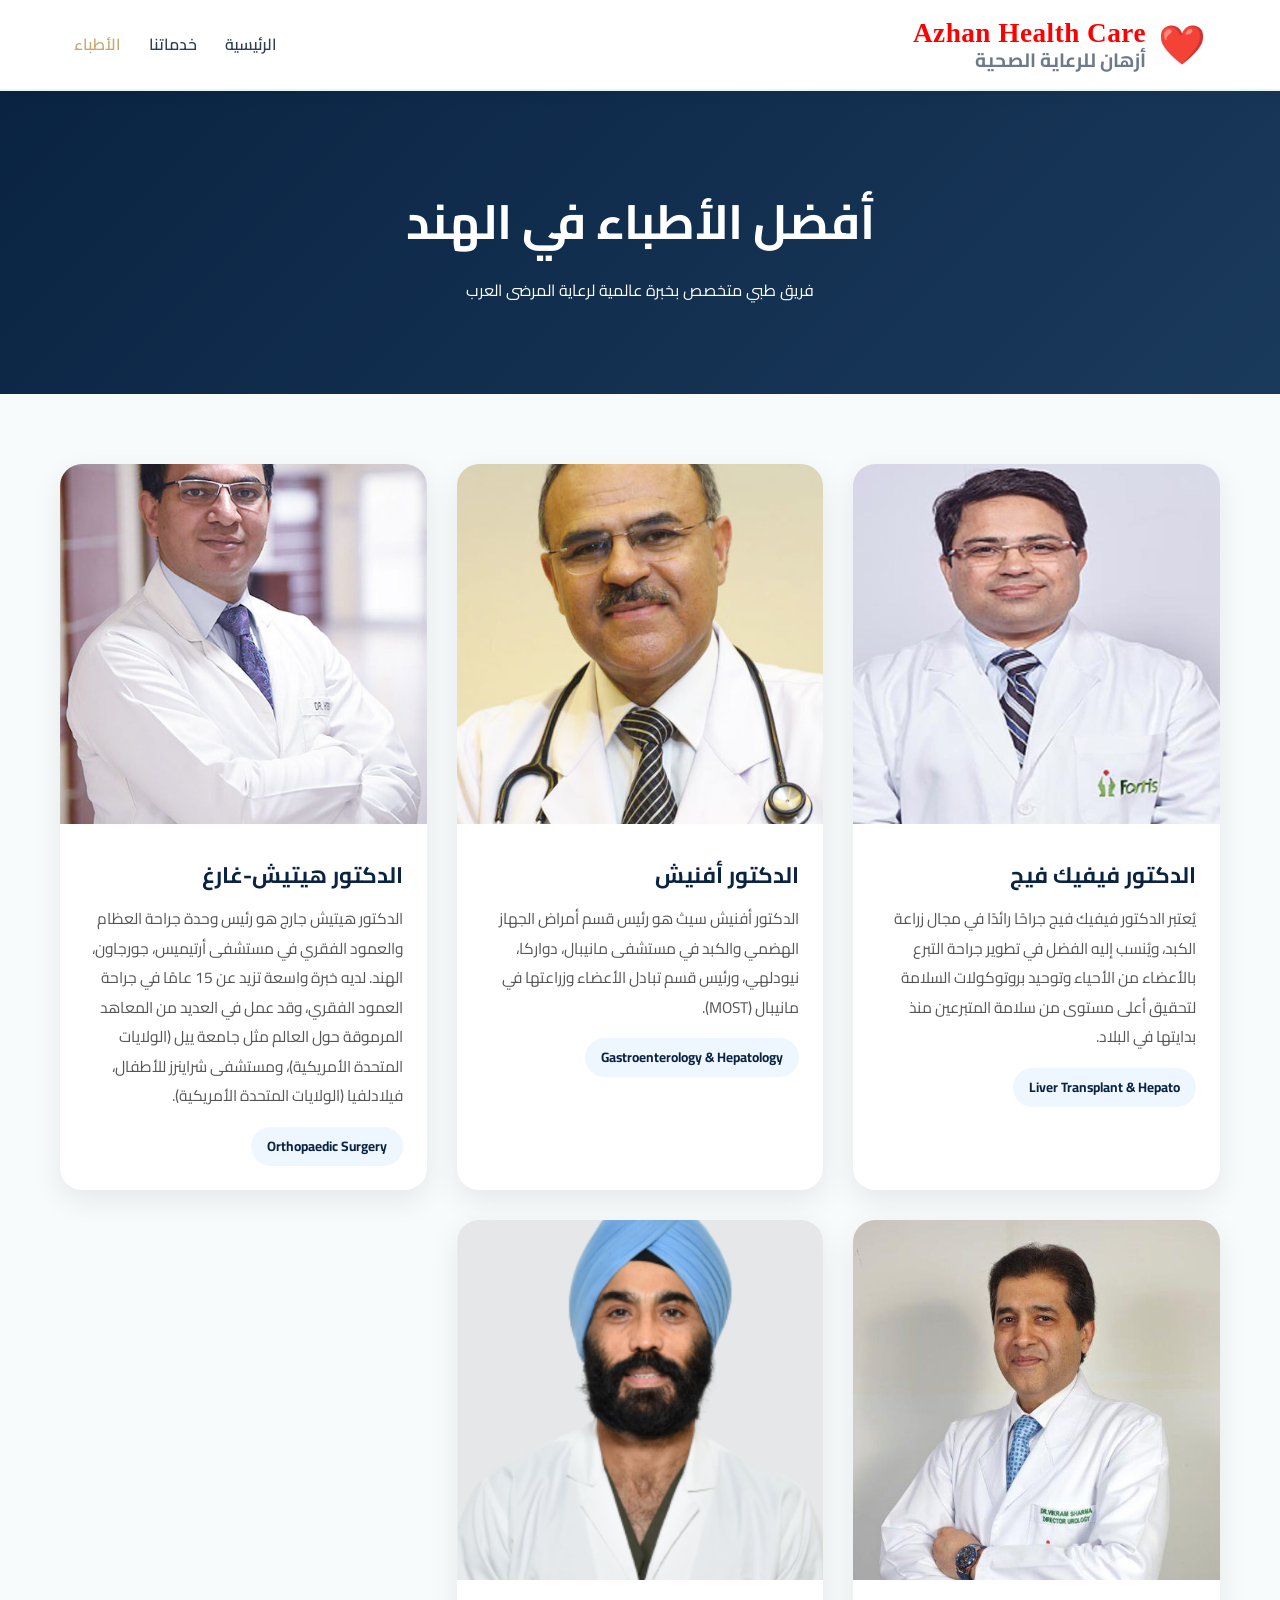
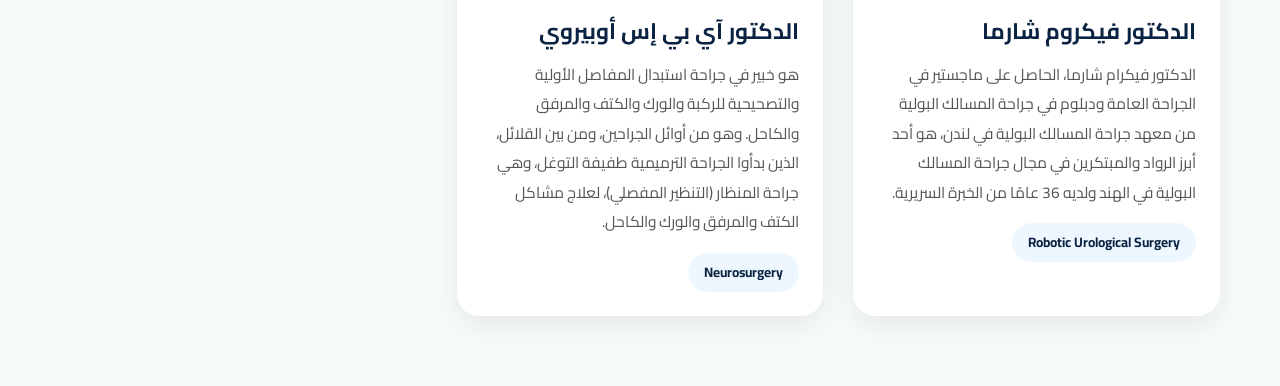
<file: doctor.html>
<!DOCTYPE html>
<html lang="ar" dir="rtl">
<head>
<meta charset="UTF-8">
<meta name="viewport" content="width=device-width, initial-scale=1.0">
<title>الأطباء | Azhan Health Care</title>
<link rel="stylesheet" href="style.css">
<link href="https://fonts.googleapis.com/css2?family=Cairo:wght@300;400;600;700;900&display=swap" rel="stylesheet">

<style>
body{
  font-family:'Cairo',sans-serif;
  background:#f8fbfb;
}

.doctor-hero{
  background:linear-gradient(135deg,#0a2342,#1a3a5c);
  color:white;
  text-align:center;
  padding:90px 20px;
}

.doctor-hero h1{
  font-size:3rem;
  margin-bottom:14px;
}

.doctor-container{
  max-width:1200px;
  margin:auto;
  padding:70px 20px;
}

.doctor-grid{
  display:grid;
  grid-template-columns:repeat(3,1fr);
  gap:30px;
}

.doctor-card{
  background:white;
  border-radius:22px;
  overflow:hidden;
  box-shadow:0 10px 30px rgba(0,0,0,0.08);
  transition:.3s;
}

.doctor-card:hover{
  transform:translateY(-8px);
}

.doctor-img{
  width:100%;
  height:360px;
  object-fit:cover;
}

.doctor-content{
  padding:24px;
}

.doctor-content h3{
  color:#0a2342;
  margin-bottom:10px;
  font-size:1.4rem;
}

.doctor-content p{
  color:#555;
  line-height:1.9;
  font-size:0.97rem;
}

.doctor-tag{
  display:inline-block;
  margin-top:16px;
  background:#eef7ff;
  color:#0a2342;
  padding:8px 16px;
  border-radius:30px;
  font-size:.85rem;
  font-weight:700;
}

@media(max-width:992px){
  .doctor-grid{
    grid-template-columns:repeat(2,1fr);
  }
}

@media(max-width:768px){
  .doctor-grid{
    grid-template-columns:1fr;
  }

  .doctor-hero h1{
    font-size:2rem;
  }

  .doctor-img{
    height:300px;
  }
}
</style>
</head>

<body>

<nav class="navbar">
  <div class="nav-inner">
    <div class="logo">
      <span class="logo-icon">❤️</span>
      <div class="logo-text">
        <span class="logo-main">Azhan Health Care</span>
        <span class="logo-sub">أزهان للرعاية الصحية</span>
      </div>
    </div>

    <ul class="nav-links">
      <li><a href="index.html">الرئيسية</a></li>
      <li><a href="services.html">خدماتنا</a></li>
      <li><a href="doctor.html" style="color:#c8a96e;">الأطباء</a></li>
    </ul>
  </div>
</nav>

<section class="doctor-hero">
  <h1>أفضل الأطباء في الهند</h1>
  <p>فريق طبي متخصص بخبرة عالمية لرعاية المرضى العرب</p>
</section>

<section class="doctor-container">

<div class="doctor-grid">

<div class="doctor-card">
<img src="./images/Doctor/Dr.-Vivek-Vij.png" class="doctor-img">
<div class="doctor-content">
<h3>الدكتور فيفيك فيج </h3>
<p>يُعتبر الدكتور فيفيك فيج جراحًا رائدًا في مجال زراعة الكبد، ويُنسب إليه الفضل في تطوير جراحة التبرع بالأعضاء من الأحياء وتوحيد بروتوكولات السلامة لتحقيق أعلى مستوى من سلامة المتبرعين منذ بدايتها في البلاد.
</p>
<span class="doctor-tag">Liver Transplant & Hepato</span>
</div>
</div>
<div class="doctor-card">
<img src="./images/Doctor/dr-avnish.jpg.jpeg" class="doctor-img">
<div class="doctor-content">
<h3> الدكتور أفنيش </h3>
<p>
الدكتور أفنيش سيث هو رئيس قسم أمراض الجهاز الهضمي والكبد في مستشفى مانيبال، دواركا، نيودلهي، ورئيس قسم تبادل الأعضاء وزراعتها في مانيبال (MOST).</p>
<span class="doctor-tag">Gastroenterology & Hepatology</span>
</div>
</div>

<div class="doctor-card">
<img src="./images/Doctor/dr-hitesh-garg.jpg.jpeg" class="doctor-img">
<div class="doctor-content">
<h3> الدكتور هيتيش-غارغ </h3>
<p>الدكتور هيتيش جارج هو رئيس وحدة جراحة العظام والعمود الفقري في مستشفى أرتيميس، جورجاون، الهند. لديه خبرة واسعة تزيد عن 15 عامًا في جراحة العمود الفقري، وقد عمل في العديد من المعاهد المرموقة حول العالم مثل جامعة ييل (الولايات المتحدة الأمريكية)، ومستشفى شراينرز للأطفال، فيلادلفيا (الولايات المتحدة الأمريكية).
</p>
<span class="doctor-tag">Orthopaedic Surgery</span>
</div>
</div>

<div class="doctor-card">
<img src="./images/Doctor/dr-vikram--sharma-231.png" class="doctor-img">
<div class="doctor-content">
<h3>الدكتور فيكروم شارما</h3>
<p>
الدكتور فيكرام شارما، الحاصل على ماجستير في الجراحة العامة ودبلوم في جراحة المسالك البولية من معهد جراحة المسالك البولية في لندن، هو أحد أبرز الرواد والمبتكرين في مجال جراحة المسالك البولية في الهند ولديه 36 عامًا من الخبرة السريرية.</p>
<span class="doctor-tag">Robotic Urological Surgery</span>
</div>
</div>

<div class="doctor-card">
<img src="./images/Doctor/dr-dr-i-p-s-oberoi.jpg.jpeg" class="doctor-img">
<div class="doctor-content">
<h3>الدكتور آي بي إس أوبيروي</h3>
<p>
هو خبير في جراحة استبدال المفاصل الأولية والتصحيحية للركبة والورك والكتف والمرفق والكاحل. وهو من أوائل الجراحين، ومن بين القلائل، الذين بدأوا الجراحة الترميمية طفيفة التوغل، وهي جراحة المنظار (التنظير المفصلي)، لعلاج مشاكل الكتف والمرفق والورك والكاحل.</p>
<span class="doctor-tag">Neurosurgery</span>
</div>
</div>

<!-- <div class="doctor-card">
<img src="./images/Doctor/images (10).jpeg" class="doctor-img">
<div class="doctor-content">
<h3></h3>
<p>
خبير جراحة العظام والمفاصل وزراعة الركبة باستخدام أحدث التقنيات الطبية.
</p>
<span class="doctor-tag">Orthopedic Surgeon</span>
</div>
</div> -->
<!-- 
<div class="doctor-card">
<img src="./images/Doctor/images (5).jpeg" class="doctor-img">
<div class="doctor-content">
<h3></h3>
<p>
خبير جراحة العظام والمفاصل وزراعة الركبة باستخدام أحدث التقنيات الطبية.
</p>
<span class="doctor-tag">Orthopedic Surgeon</span>
</div>
</div>

<div class="doctor-card">
<img src="./images/Doctor/images (8).jpeg" class="doctor-img">
<div class="doctor-content">
<h3></h3>
<p>
خبير جراحة العظام والمفاصل وزراعة الركبة باستخدام أحدث التقنيات الطبية.
</p>
<span class="doctor-tag">Orthopedic Surgeon</span>
</div>
</div>

<div class="doctor-card">
<img src="./images/Doctor/IMG_20260515_002859.png" class="doctor-img">
<div class="doctor-content">
<h3></h3>
<p>
خبير جراحة العظام والمفاصل وزراعة الركبة باستخدام أحدث التقنيات الطبية.
</p>
<span class="doctor-tag">Orthopedic Surgeon</span>
</div>
</div>

<div class="doctor-card">
<img src="./images/Doctor/IMG_20260515_002915.jpg.jpeg" class="doctor-img">
<div class="doctor-content">
<h3></h3>
<p>
خبير جراحة العظام والمفاصل وزراعة الركبة باستخدام أحدث التقنيات الطبية.
</p>
<span class="doctor-tag">Orthopedic Surgeon</span>
</div>
</div>

<div class="doctor-card">
<img src="./images/Doctor/ROsNPkbSrlPOetkHWJx9OzJzP7hZMM-metaU2FuamF5IGdvZ29pICgxKS5wbmc=-.png" class="doctor-img">
<div class="doctor-content">
<h3></h3>
<p>
خبير جراحة العظام والمفاصل وزراعة الركبة باستخدام أحدث التقنيات الطبية.
</p>
<span class="doctor-tag">Orthopedic Surgeon</span>
</div>
</div>

<div class="doctor-card">
<img src="./images/Doctor/Saket_East_and_West_740f2c03df.jpg.jpeg" class="doctor-img">
<div class="doctor-content">
<h3></h3>
<p>
خبير جراحة العظام والمفاصل وزراعة الركبة باستخدام أحدث التقنيات الطبية.
</p>
<span class="doctor-tag">Orthopedic Surgeon</span>
</div>
</div>

<div class="doctor-card">
<img src="./images/Doctor/Sunny_Jain.webp" class="doctor-img">
<div class="doctor-content">
<h3></h3>
<p>
خبير جراحة العظام والمفاصل وزراعة الركبة باستخدام أحدث التقنيات الطبية.
</p>
<span class="doctor-tag">Orthopedic Surgeon</span>
</div>
</div>

<div class="doctor-card">
<img src="./images/Doctor/WhatsApp Image 2026-05-15 at 6.52.35 PM (1).jpeg" class="doctor-img">
<div class="doctor-content">
<h3></h3>
<p>
خبير جراحة العظام والمفاصل وزراعة الركبة باستخدام أحدث التقنيات الطبية.
</p>
<span class="doctor-tag">Orthopedic Surgeon</span>
</div>
</div> -->
<!-- 
<div class="doctor-card">
<img src="./images/Doctor/WhatsApp Image 2026-05-15 at 6.52.35 PM.jpeg" class="doctor-img">
<div class="doctor-content">
<h3></h3>
<p>
خبير جراحة العظام والمفاصل وزراعة الركبة باستخدام أحدث التقنيات الطبية.
</p>
<span class="doctor-tag">Orthopedic Surgeon</span>
</div>
</div> -->




</div>
</section>

</body>
</html>
</file>
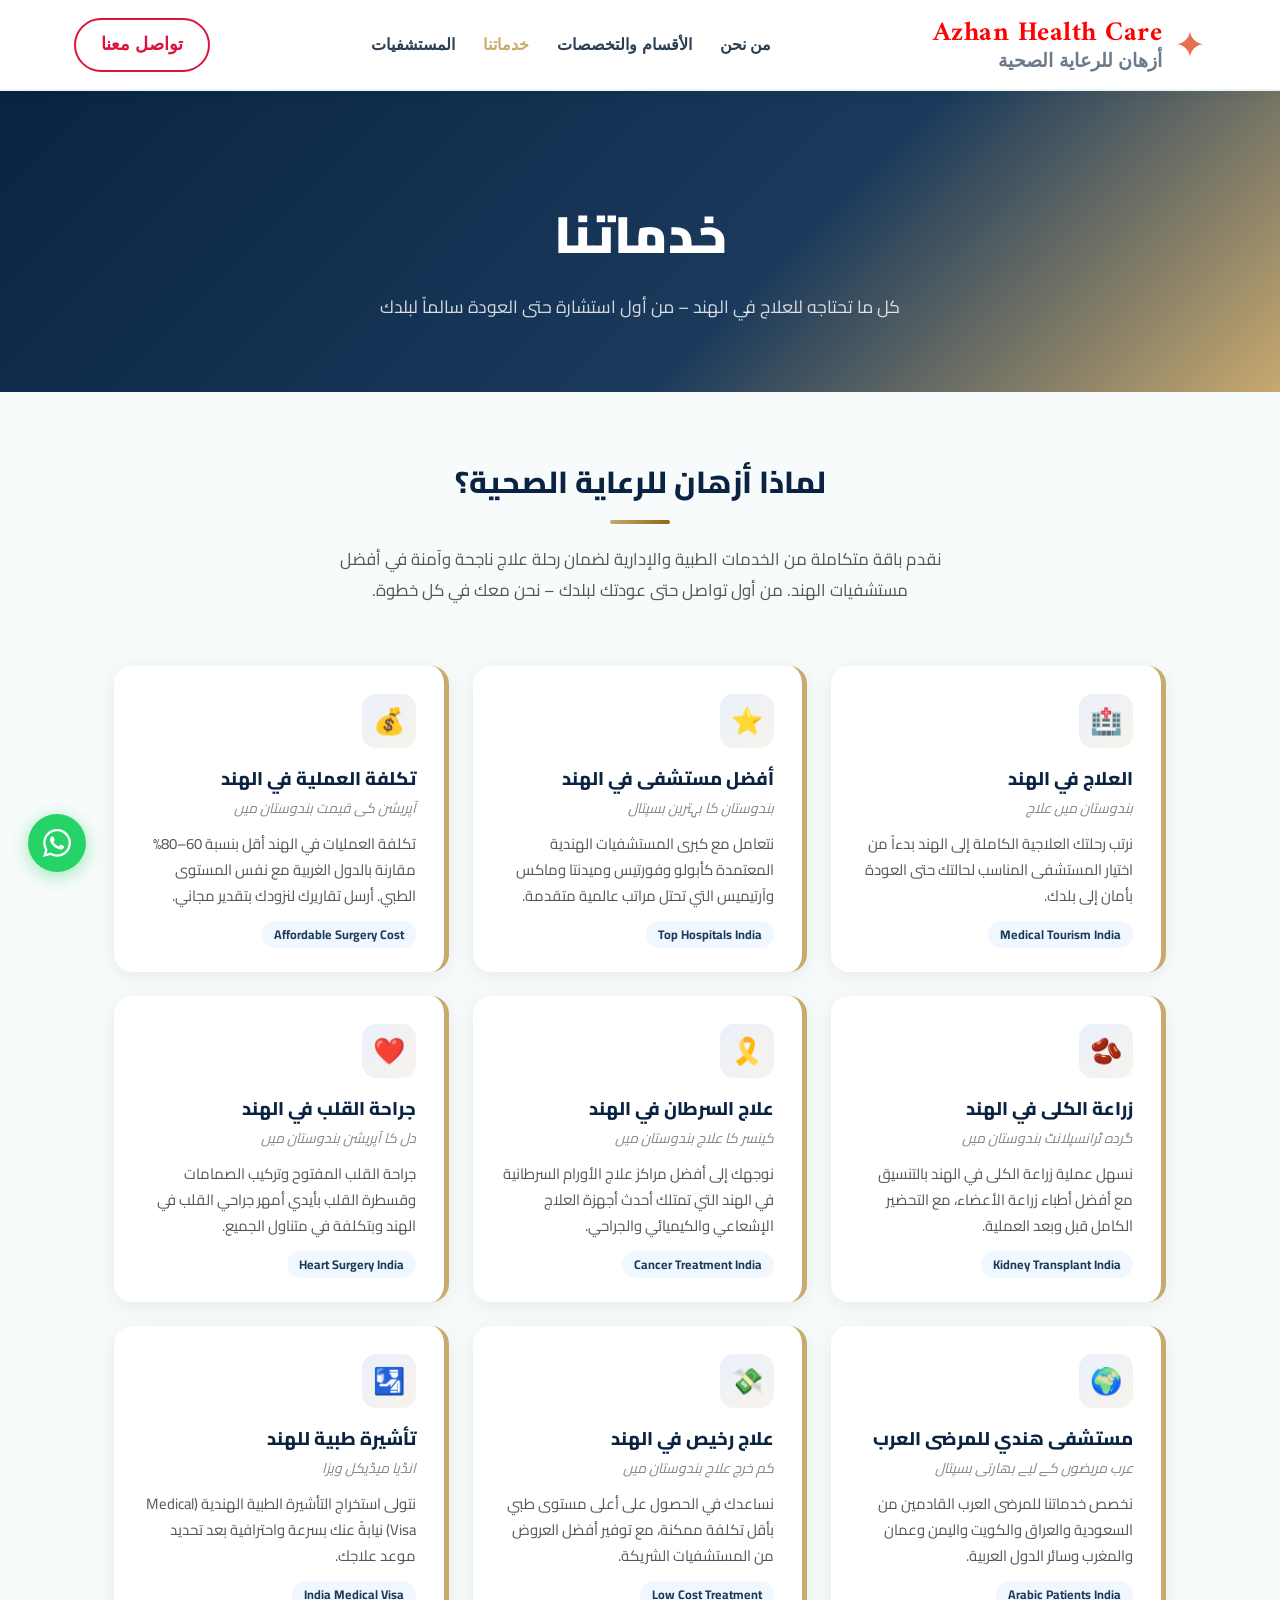
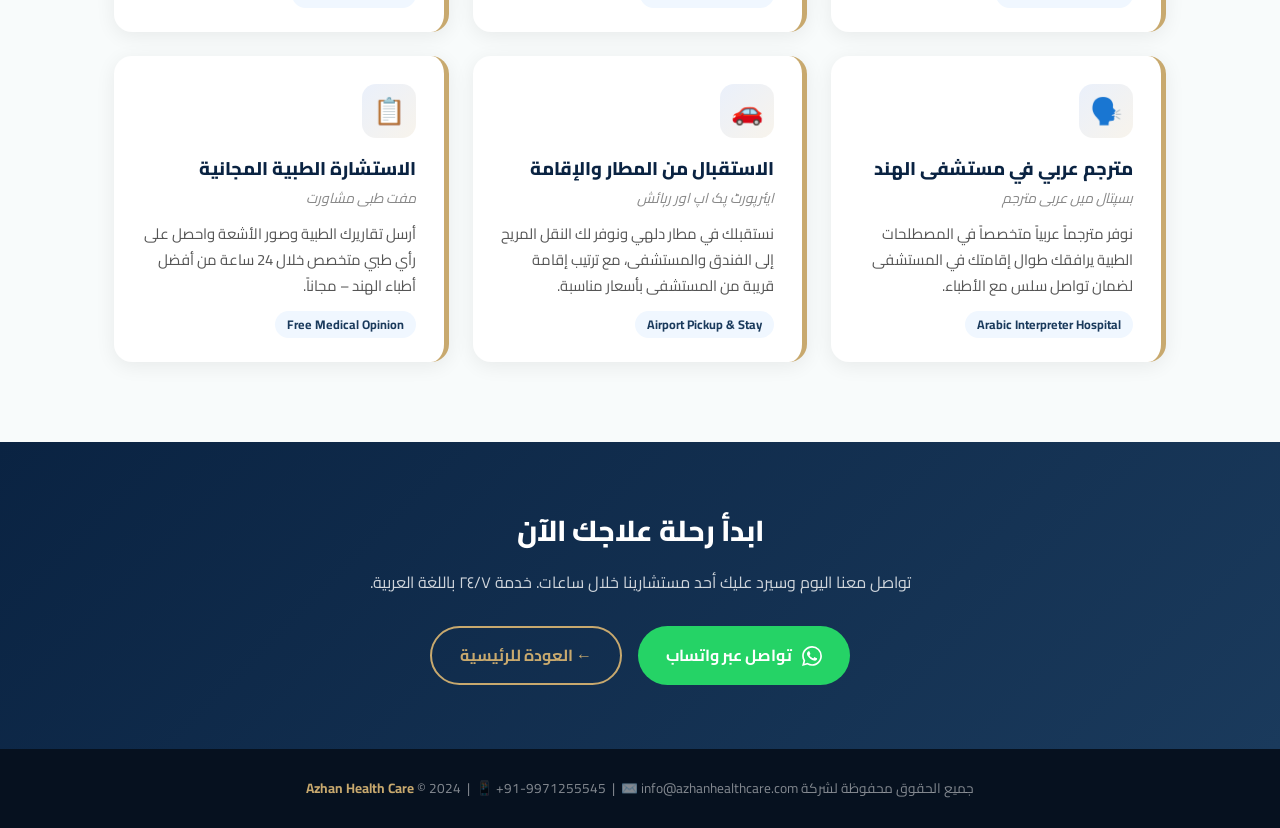
<file: services.html>
<!DOCTYPE html>
<html lang="ar" dir="rtl">
<head>
  <meta charset="UTF-8" />
  <meta name="viewport" content="width=device-width, initial-scale=1.0" />

  <!-- ═══ SEO ═══ -->
  <title>خدماتنا | العلاج في الهند – أزهان للرعاية الصحية</title>
  <meta name="description" content="خدمات أزهان للرعاية الصحية: العلاج في الهند، أفضل مستشفى هندي، تكلفة العملية، زراعة الكلى، علاج السرطان، جراحة القلب، تأشيرة طبية، مترجم عربي." />
  <meta name="keywords" content="العلاج في الهند, أفضل مستشفى في الهند, تكلفة العملية في الهند, زراعة الكلى في الهند, علاج السرطان في الهند, جراحة القلب في الهند, مستشفى هندي للمرضى العرب, علاج رخيص في الهند, تأشيرة طبية للهند, مترجم عربي في مستشفى الهند" />
  <meta name="robots" content="index, follow" />
  <link rel="canonical" href="https://www.azhanhealthcare.com/services" />
  <meta property="og:title" content="خدماتنا | أزهان للرعاية الصحية" />
  <meta property="og:description" content="علاج في الهند بأفضل المستشفيات، تأشيرة طبية، مترجم عربي، وخدمات متكاملة." />
  <meta property="og:type" content="website" />

  <link rel="preconnect" href="https://fonts.googleapis.com" />
  <link rel="preconnect" href="https://fonts.gstatic.com" crossorigin />
  <link rel="icon" href="./images/fevicon.png" type="image/x-icon" />
  <link href="https://fonts.googleapis.com/css2?family=Cairo:wght@300;400;600;700;900&family=Amiri:wght@400;700&display=swap" rel="stylesheet" />
  <link rel="stylesheet" href="style.css" />

  <style>
    /* ══ PAGE RESET ══ */
    *, *::before, *::after { box-sizing: border-box; margin: 0; padding: 0; }

    /* ══ HERO ══ */
    .srv-hero {
      background: linear-gradient(135deg, #0a2342 0%, #1a3a5c 60%, #c8a96e 100%);
      padding: 100px 24px 70px;
      text-align: center;
      position: relative;
      overflow: hidden;
    }
    .srv-hero::before {
      content: '';
      position: absolute; inset: 0;
      background: url('https://images.unsplash.com/photo-1631217868264-e5b90bb7e133?w=1400&q=60') center/cover no-repeat;
      opacity: .12;
    }
    .srv-hero h1 {
      font-family: 'Cairo', sans-serif;
      font-size: clamp(2rem, 5vw, 3.2rem);
      font-weight: 900;
      color: #fff;
      position: relative;
      margin-bottom: 14px;
    }
    .srv-hero p {
      font-family: 'Cairo', sans-serif;
      font-size: 1.1rem;
      color: rgba(255,255,255,.82);
      position: relative;
      max-width: 620px;
      margin: 0 auto;
    }

    /* ══ CONTAINER ══ */
    .srv-container {
      max-width: 1100px;
      margin: 0 auto;
      padding: 0 24px;
    }

    /* ══ INTRO ══ */
    .srv-intro {
      padding: 64px 0 40px;
      text-align: center;
    }
    .srv-intro h2 {
      font-family: 'Cairo', sans-serif;
      font-size: 1.9rem;
      font-weight: 800;
      color: #0a2342;
      margin-bottom: 12px;
    }
    .srv-divider {
      width: 60px; height: 4px;
      background: linear-gradient(90deg, #c8a96e, #8b6914);
      border-radius: 2px;
      margin: 0 auto 20px;
    }
    .srv-intro p {
      font-family: 'Cairo', sans-serif;
      font-size: 1.05rem;
      color: #555;
      max-width: 680px;
      margin: 0 auto;
      line-height: 1.85;
    }

    /* ══ KEYWORD CARDS GRID ══ */
    .keywords-grid {
      display: grid;
      grid-template-columns: repeat(auto-fit, minmax(310px, 1fr));
      gap: 24px;
      padding: 20px 0 80px;
    }

    .kw-card {
      background: #fff;
      border-radius: 18px;
      padding: 28px 28px 24px;
      box-shadow: 0 4px 20px rgba(0,0,0,0.07);
      display: flex;
      gap: 18px;
      align-items: flex-start;
      border-right: 5px solid #c8a96e;
      transition: transform .3s ease, box-shadow .3s ease;
      text-decoration: none;
    }
    .kw-card:hover {
      transform: translateY(-5px);
      box-shadow: 0 10px 30px rgba(0,0,0,0.13);
      border-right-color: #0a2342;
    }

    .kw-icon {
      width: 54px; height: 54px;
      border-radius: 14px;
      background: linear-gradient(135deg, #eaf0fb, #c8a96e22);
      display: flex; align-items: center; justify-content: center;
      font-size: 26px;
      flex-shrink: 0;
    }

    .kw-content { flex: 1; }

    .kw-arabic {
      font-family: 'Cairo', sans-serif;
      font-size: 1.15rem;
      font-weight: 800;
      color: #0a2342;
      line-height: 1.4;
      margin-bottom: 5px;
    }

    .kw-urdu {
      font-family: 'Cairo', sans-serif;
      font-size: 0.88rem;
      color: #888;
      direction: rtl;
      font-style: italic;
      margin-bottom: 10px;
    }

    .kw-desc {
      font-family: 'Cairo', sans-serif;
      font-size: 0.93rem;
      color: #555;
      line-height: 1.75;
    }

    .kw-tag {
      display: inline-block;
      margin-top: 12px;
      background: #f0f7ff;
      color: #1a3a5c;
      font-family: 'Cairo', sans-serif;
      font-size: 0.78rem;
      font-weight: 700;
      padding: 3px 12px;
      border-radius: 20px;
    }

    /* ══ CTA BANNER ══ */
    .srv-cta {
      background: linear-gradient(135deg, #0a2342, #1a3a5c);
      padding: 64px 24px;
      text-align: center;
    }
    .srv-cta h2 {
      font-family: 'Cairo', sans-serif;
      font-size: 1.8rem;
      font-weight: 800;
      color: #fff;
      margin-bottom: 14px;
    }
    .srv-cta p {
      font-family: 'Cairo', sans-serif;
      font-size: 1rem;
      color: rgba(255,255,255,.8);
      margin-bottom: 30px;
      max-width: 560px;
      margin-left: auto; margin-right: auto;
    }
    .srv-cta-btns { display: flex; gap: 16px; justify-content: center; flex-wrap: wrap; }
    .btn-wa {
      display: inline-flex; align-items: center; gap: 10px;
      background: #25D366; color: #fff;
      font-family: 'Cairo', sans-serif; font-weight: 700; font-size: 1rem;
      padding: 14px 28px; border-radius: 50px;
      text-decoration: none; transition: background .2s, transform .2s;
    }
    .btn-wa:hover { background: #1da851; transform: translateY(-2px); }
    .btn-back {
      display: inline-flex; align-items: center; gap: 10px;
      background: transparent; color: #c8a96e;
      font-family: 'Cairo', sans-serif; font-weight: 700; font-size: 1rem;
      padding: 14px 28px; border-radius: 50px;
      border: 2px solid #c8a96e;
      text-decoration: none; transition: all .2s;
    }
    .btn-back:hover { background: #c8a96e; color: #fff; }

    /* ══ FOOTER MINI ══ */
    .srv-footer {
      background: #06111f;
      padding: 28px 24px;
      text-align: center;
    }
    .srv-footer p {
      font-family: 'Cairo', sans-serif;
      color: rgba(255,255,255,.5);
      font-size: .85rem;
    }
    .srv-footer strong { color: #c8a96e; }

    /* ══ WHATSAPP FLOAT ══ */
    .whatsapp-btn {
      position: fixed;
      bottom: 28px;
      left: 28px;
      width: 58px; height: 58px;
      background: #25D366;
      border-radius: 50%;
      display: flex; align-items: center; justify-content: center;
      box-shadow: 0 4px 18px rgba(37,211,102,.45);
      z-index: 999;
      transition: transform .2s;
    }
    .whatsapp-btn:hover { transform: scale(1.1); }

    @media (max-width: 600px) {
      .keywords-grid { grid-template-columns: 1fr; }
    }
  </style>
</head>
<body>

  <!-- NAV (matches main site) -->
  <nav class="navbar">
    <div class="nav-inner">
      <div class="logo">
        <span class="logo-icon">✦</span>
        <div class="logo-text">
          <span class="logo-main">Azhan Health Care</span>
          <span class="logo-sub">أزهان للرعاية الصحية</span>
        </div>
      </div>
      <ul class="nav-links">
        <li><a href="index.html">من نحن</a></li>
        <li><a href="index.html">الأقسام والتخصصات</a></li>
        <li><a href="services.html" style="color:#c8a96e;font-weight:700;">خدماتنا</a></li>
        <li><a href="index.html">المستشفيات</a></li>
      </ul>
      <a href="#contact-cta" class="btn-contact">تواصل معنا</a>
    </div>
  </nav>

  <!-- HERO -->
  <section class="srv-hero">
    <h1>خدماتنا</h1>
    <p>كل ما تحتاجه للعلاج في الهند – من أول استشارة حتى العودة سالماً لبلدك</p>
  </section>

  <!-- INTRO -->
  <section class="srv-intro">
    <div class="srv-container">
      <h2>لماذا أزهان للرعاية الصحية؟</h2>
      <div class="srv-divider"></div>
      <p>نقدم باقة متكاملة من الخدمات الطبية والإدارية لضمان رحلة علاج ناجحة وآمنة في أفضل مستشفيات الهند. من أول تواصل حتى عودتك لبلدك – نحن معك في كل خطوة.</p>
    </div>
  </section>

  <!-- ═══════════════════════════════════════
       KEYWORD SERVICES LIST (from image)
  ═══════════════════════════════════════ -->
  <main>
    <div class="srv-container">
      <div class="keywords-grid">

        <!-- 1 -->
        <div class="kw-card">
          <div class="kw-icon">🏥</div>
          <div class="kw-content">
            <div class="kw-arabic">العلاج في الهند</div>
            <div class="kw-urdu">بندوستان میں علاج</div>
            <p class="kw-desc">نرتب رحلتك العلاجية الكاملة إلى الهند بدءاً من اختيار المستشفى المناسب لحالتك حتى العودة بأمان إلى بلدك.</p>
            <span class="kw-tag">Medical Tourism India</span>
          </div>
        </div>

        <!-- 2 -->
        <div class="kw-card">
          <div class="kw-icon">⭐</div>
          <div class="kw-content">
            <div class="kw-arabic">أفضل مستشفى في الهند</div>
            <div class="kw-urdu">بندوستان کا بہترین بسپتال</div>
            <p class="kw-desc">نتعامل مع كبرى المستشفيات الهندية المعتمدة كأبولو وفورتيس وميدنتا وماكس وآرتيميس التي تحتل مراتب عالمية متقدمة.</p>
            <span class="kw-tag">Top Hospitals India</span>
          </div>
        </div>

        <!-- 3 -->
        <div class="kw-card">
          <div class="kw-icon">💰</div>
          <div class="kw-content">
            <div class="kw-arabic">تكلفة العملية في الهند</div>
            <div class="kw-urdu">آپریشن کی قیمت بندوستان میں</div>
            <p class="kw-desc">تكلفة العمليات في الهند أقل بنسبة 60–80% مقارنة بالدول الغربية مع نفس المستوى الطبي. أرسل تقاريرك لنزودك بتقدير مجاني.</p>
            <span class="kw-tag">Affordable Surgery Cost</span>
          </div>
        </div>

        <!-- 4 -->
        <div class="kw-card">
          <div class="kw-icon">🫘</div>
          <div class="kw-content">
            <div class="kw-arabic">زراعة الكلى في الهند</div>
            <div class="kw-urdu">گردہ ٹرانسپلانٹ بندوستان میں</div>
            <p class="kw-desc">نسهل عملية زراعة الكلى في الهند بالتنسيق مع أفضل أطباء زراعة الأعضاء، مع التحضير الكامل قبل وبعد العملية.</p>
            <span class="kw-tag">Kidney Transplant India</span>
          </div>
        </div>

        <!-- 5 -->
        <div class="kw-card">
          <div class="kw-icon">🎗️</div>
          <div class="kw-content">
            <div class="kw-arabic">علاج السرطان في الهند</div>
            <div class="kw-urdu">کینسر کا علاج بندوستان میں</div>
            <p class="kw-desc">نوجهك إلى أفضل مراكز علاج الأورام السرطانية في الهند التي تمتلك أحدث أجهزة العلاج الإشعاعي والكيميائي والجراحي.</p>
            <span class="kw-tag">Cancer Treatment India</span>
          </div>
        </div>

        <!-- 6 -->
        <div class="kw-card">
          <div class="kw-icon">❤️</div>
          <div class="kw-content">
            <div class="kw-arabic">جراحة القلب في الهند</div>
            <div class="kw-urdu">دل کا آپریشن بندوستان میں</div>
            <p class="kw-desc">جراحة القلب المفتوح وتركيب الصمامات وقسطرة القلب بأيدي أمهر جراحي القلب في الهند وبتكلفة في متناول الجميع.</p>
            <span class="kw-tag">Heart Surgery India</span>
          </div>
        </div>

        <!-- 7 -->
        <div class="kw-card">
          <div class="kw-icon">🌍</div>
          <div class="kw-content">
            <div class="kw-arabic">مستشفى هندي للمرضى العرب</div>
            <div class="kw-urdu">عرب مریضوں کے لیے بھارتی بسپتال</div>
            <p class="kw-desc">نخصص خدماتنا للمرضى العرب القادمين من السعودية والعراق والكويت واليمن وعمان والمغرب وسائر الدول العربية.</p>
            <span class="kw-tag">Arabic Patients India</span>
          </div>
        </div>

        <!-- 8 -->
        <div class="kw-card">
          <div class="kw-icon">💸</div>
          <div class="kw-content">
            <div class="kw-arabic">علاج رخيص في الهند</div>
            <div class="kw-urdu">کم خرچ علاج بندوستان میں</div>
            <p class="kw-desc">نساعدك في الحصول على أعلى مستوى طبي بأقل تكلفة ممكنة، مع توفير أفضل العروض من المستشفيات الشريكة.</p>
            <span class="kw-tag">Low Cost Treatment</span>
          </div>
        </div>

        <!-- 9 -->
        <div class="kw-card">
          <div class="kw-icon">🛂</div>
          <div class="kw-content">
            <div class="kw-arabic">تأشيرة طبية للهند</div>
            <div class="kw-urdu">انڈیا میڈیکل ویزا</div>
            <p class="kw-desc">نتولى استخراج التأشيرة الطبية الهندية (Medical Visa) نيابةً عنك بسرعة واحترافية بعد تحديد موعد علاجك.</p>
            <span class="kw-tag">India Medical Visa</span>
          </div>
        </div>

        <!-- 10 -->
        <div class="kw-card">
          <div class="kw-icon">🗣️</div>
          <div class="kw-content">
            <div class="kw-arabic">مترجم عربي في مستشفى الهند</div>
            <div class="kw-urdu">بسپتال میں عربی مترجم</div>
            <p class="kw-desc">نوفر مترجماً عربياً متخصصاً في المصطلحات الطبية يرافقك طوال إقامتك في المستشفى لضمان تواصل سلس مع الأطباء.</p>
            <span class="kw-tag">Arabic Interpreter Hospital</span>
          </div>
        </div>

        <!-- 11 – Extra value service -->
        <div class="kw-card">
          <div class="kw-icon">🚗</div>
          <div class="kw-content">
            <div class="kw-arabic">الاستقبال من المطار والإقامة</div>
            <div class="kw-urdu">ایئرپورٹ پک اپ اور رہائش</div>
            <p class="kw-desc">نستقبلك في مطار دلهي ونوفر لك النقل المريح إلى الفندق والمستشفى، مع ترتيب إقامة قريبة من المستشفى بأسعار مناسبة.</p>
            <span class="kw-tag">Airport Pickup & Stay</span>
          </div>
        </div>

        <!-- 12 – Extra value service -->
        <div class="kw-card">
          <div class="kw-icon">📋</div>
          <div class="kw-content">
            <div class="kw-arabic">الاستشارة الطبية المجانية</div>
            <div class="kw-urdu">مفت طبی مشاورت</div>
            <p class="kw-desc">أرسل تقاريرك الطبية وصور الأشعة واحصل على رأي طبي متخصص خلال 24 ساعة من أفضل أطباء الهند – مجاناً.</p>
            <span class="kw-tag">Free Medical Opinion</span>
          </div>
        </div>

      </div>
    </div>
  </main>

  <!-- CTA BANNER -->
  <section class="srv-cta" id="contact-cta">
    <h2>ابدأ رحلة علاجك الآن</h2>
    <p>تواصل معنا اليوم وسيرد عليك أحد مستشارينا خلال ساعات. خدمة ٢٤/٧ باللغة العربية.</p>
    <div class="srv-cta-btns">
      <a href="https://wa.me/919971255545" class="btn-wa">
        <svg viewBox="0 0 24 24" fill="white" width="20" height="20"><path d="M17.472 14.382c-.297-.149-1.758-.867-2.03-.967-.273-.099-.471-.148-.67.15-.197.297-.767.966-.94 1.164-.173.199-.347.223-.644.075-.297-.15-1.255-.463-2.39-1.475-.883-.788-1.48-1.761-1.653-2.059-.173-.297-.018-.458.13-.606.134-.133.298-.347.446-.52.149-.174.198-.298.298-.497.099-.198.05-.371-.025-.52-.075-.149-.669-1.612-.916-2.207-.242-.579-.487-.5-.669-.51-.173-.008-.371-.01-.57-.01-.198 0-.52.074-.792.372-.272.297-1.04 1.016-1.04 2.479 0 1.462 1.065 2.875 1.213 3.074.149.198 2.096 3.2 5.077 4.487.709.306 1.262.489 1.694.625.712.227 1.36.195 1.871.118.571-.085 1.758-.719 2.006-1.413.248-.694.248-1.289.173-1.413-.074-.124-.272-.198-.57-.347m-5.421 7.403h-.004a9.87 9.87 0 01-5.031-1.378l-.361-.214-3.741.982.998-3.648-.235-.374a9.86 9.86 0 01-1.51-5.26c.001-5.45 4.436-9.884 9.888-9.884 2.64 0 5.122 1.03 6.988 2.898a9.825 9.825 0 012.893 6.994c-.003 5.45-4.437 9.884-9.885 9.884m8.413-18.297A11.815 11.815 0 0012.05 0C5.495 0 .16 5.335.157 11.892c0 2.096.547 4.142 1.588 5.945L.057 24l6.305-1.654a11.882 11.882 0 005.683 1.448h.005c6.554 0 11.89-5.335 11.893-11.893a11.821 11.821 0 00-3.48-8.413Z"/></svg>
        تواصل عبر واتساب
      </a>
      <a href="index.html" class="btn-back">← العودة للرئيسية</a>
    </div>
  </section>

  <!-- FOOTER -->
  <footer class="srv-footer">
    <p>جميع الحقوق محفوظة لشركة <strong>Azhan Health Care</strong> &copy; 2024 &nbsp;|&nbsp; 📱 +91-9971255545 &nbsp;|&nbsp; ✉️ info@azhanhealthcare.com</p>
  </footer>

  <!-- WhatsApp Float -->
  <a href="https://wa.me/919971255545" class="whatsapp-btn" target="_blank" aria-label="واتساب">
    <svg viewBox="0 0 24 24" fill="white" width="28" height="28"><path d="M17.472 14.382c-.297-.149-1.758-.867-2.03-.967-.273-.099-.471-.148-.67.15-.197.297-.767.966-.94 1.164-.173.199-.347.223-.644.075-.297-.15-1.255-.463-2.39-1.475-.883-.788-1.48-1.761-1.653-2.059-.173-.297-.018-.458.13-.606.134-.133.298-.347.446-.52.149-.174.198-.298.298-.497.099-.198.05-.371-.025-.52-.075-.149-.669-1.612-.916-2.207-.242-.579-.487-.5-.669-.51-.173-.008-.371-.01-.57-.01-.198 0-.52.074-.792.372-.272.297-1.04 1.016-1.04 2.479 0 1.462 1.065 2.875 1.213 3.074.149.198 2.096 3.2 5.077 4.487.709.306 1.262.489 1.694.625.712.227 1.36.195 1.871.118.571-.085 1.758-.719 2.006-1.413.248-.694.248-1.289.173-1.413-.074-.124-.272-.198-.57-.347m-5.421 7.403h-.004a9.87 9.87 0 01-5.031-1.378l-.361-.214-3.741.982.998-3.648-.235-.374a9.86 9.86 0 01-1.51-5.26c.001-5.45 4.436-9.884 9.888-9.884 2.64 0 5.122 1.03 6.988 2.898a9.825 9.825 0 012.893 6.994c-.003 5.45-4.437 9.884-9.885 9.884m8.413-18.297A11.815 11.815 0 0012.05 0C5.495 0 .16 5.335.157 11.892c0 2.096.547 4.142 1.588 5.945L.057 24l6.305-1.654a11.882 11.882 0 005.683 1.448h.005c6.554 0 11.89-5.335 11.893-11.893a11.821 11.821 0 00-3.48-8.413Z"/></svg>
  </a>

</body>
</html>
</file>
<file: style.css>
/* =============================================
   HAMID CONSULTANCY — HOSPITALS PAGE
   ============================================= */

:root {
  --teal: #2a9d8f;
  --teal-dark: #1f7a6e;
  --teal-light: #e8f7f5;
  --coral: #e76f51;
  --coral-dark: #c85b3e;
  --navy: #1a2e3b;
  --navy-light: #243d4f;
  --text: #2c3e50;
  --text-muted: #6c7a8a;
  --white: #ffffff;
  --bg: #f8fbfb;
  --border: #e0eded;
  --shadow: 0 4px 24px rgba(42, 157, 143, 0.12);
  --shadow-hover: 0 12px 40px rgba(42, 157, 143, 0.22);
  --radius: 14px;
  --font-display: 'Amiri', serif;
  --font-body: 'Tajawal', sans-serif;
}

*, *::before, *::after {
  box-sizing: border-box;
  margin: 0;
  padding: 0;
}

html {
  scroll-behavior: smooth;
}

body {
  font-family: var(--font-body);
  background: var(--bg);
  color: var(--text);
  direction: rtl;
  line-height: 1.7;
}

a { text-decoration: none; color: inherit; }
ul { list-style: none; }

.container {
  max-width: 1180px;
  margin: 0 auto;
  padding: 0 24px;
}

/* ── NAVBAR ─────────────────────────────── */
.navbar {
  background: var(--white);
  border-bottom: 2px solid var(--teal-light);
  position: sticky;
  top: 0;
  z-index: 100;
  box-shadow: 0 2px 16px rgba(0,0,0,0.06);
}

.nav-inner {
  display: flex;
  align-items: center;
  justify-content: space-between;
  max-width: 1180px;
  margin: 0 auto;
  padding: 12px 24px;
  gap: 24px;
}

.logo {
  display: flex;
  align-items: center;
  gap: 12px;
}

.logo-icon {
  font-size: 2.4rem;
  color: var(--coral);
  animation: spin-slow 11s linear infinite;
}

@keyframes spin-slow {
  to { transform: rotate(360deg); }
}

.logo-text {
  display: flex;
  flex-direction: column;
  line-height: 1.2;
}

.logo-main {
  font-family: var(--font-display);
  font-size: 1.7rem;
  font-weight: 700;
  color: red;
  letter-spacing: 0.5px;
}

.logo-sub {
  font-size: 1.2rem;
  color: var(--text-muted);
  font-weight: 700;
}

.nav-links {
  display: flex;
  gap: 28px;
}

.nav-links a {
  font-size: 1rem;
  font-weight: 600;
  color: var(--text);
  position: relative;
  padding-bottom: 4px;
  transition: color 0.25s;
}

.nav-links a::after {
  content: '';
  position: absolute;
  bottom: 0;
  right: 0;
  width: 0;
  height: 2px;
  background: crimson;
  transition: width 0.3s;
}

.nav-links a:hover { color: var(--teal); }
.nav-links a:hover::after { width: 100%; }

.btn-contact {
  /* background: var(--coral); */
  background: white;
  /* color: var(--white); */
  color: crimson;
  border: 2px solid crimson;
  padding: 10px 25px;
  border-radius: 50px;
  font-size: 1.1rem;
  font-weight: 600;
  transition: background 0.25s, transform 0.2s;
  white-space: nowrap;
}

.btn-contact:hover {
  /* background: var(--coral-dark); */
  background: crimson;
  color: white;
  border: 2px solid white;
  transform: translateY(-1px);
}

/* ── HERO ───────────────────────────────── */
.hero {
  position: relative;
  background: var(--teal);
  padding: 80px 24px 60px;
  text-align: center;
  overflow: hidden;
}

.hero-bg {
  position: absolute;
  inset: 0;
  background:
    radial-gradient(ellipse 60% 80% at 50% 120%, rgba(42,157,143,0.4) 0%, transparent 70%),
    linear-gradient(135deg, var(--teal-dark) 0%, var(--teal) 50%, #3ab5a5 100%);
}

.hero-bg::before {
  content: '';
  position: absolute;
  inset: 0;
  background-image:
    radial-gradient(circle at 20% 80%, rgba(255,255,255,0.07) 0%, transparent 40%),
    radial-gradient(circle at 80% 20%, rgba(255,255,255,0.07) 0%, transparent 40%);
}

.hero-content {
  position: relative;
  z-index: 1;
}

.hero-content h1 {
  font-family: var(--font-display);
  font-size: 4.2rem;
  color: var(--white);
  margin-bottom: 12px;
  text-shadow: 0 2px 12px rgba(0,0,0,0.15);
}

.hero-content p {
  color: rgba(255,255,255,0.85);
  font-size: 1.5rem;
  font-weight: 600;
}

/* ── HOSPITALS GRID ─────────────────────── */
.hospitals {
  padding: 72px 0;
}

.section-header {
  text-align: center;
  margin-bottom: 48px;
}

.section-header h2 {
  font-family: var(--font-display);
  font-size: 4rem;
  color: var(--navy);
  margin-bottom: 12px;
}

.divider {
  width: 60px;
  height: 3px;
  background: linear-gradient(90deg, var(--coral), var(--teal));
  border-radius: 4px;
  margin: 0 auto;
}

.grid {
  display: grid;
  grid-template-columns: repeat(4, 1fr);
  gap: 24px;
}

.card {
  background: var(--white);
  border-radius: var(--radius);
  overflow: hidden;
  box-shadow: var(--shadow);
  border: 1px solid var(--border);
  transition: transform 0.3s, box-shadow 0.3s;
}

.card:hover {
  transform: translateY(-5px);
  box-shadow: var(--shadow-hover);
}

.card-img {
  height: 160px;
  background-size: cover;
  background-position: center;
  position: relative;
}

.card-img::after {
  content: '';
  position: absolute;
  inset: 0;
  background: linear-gradient(to top, rgba(26,46,59,0.4) 0%, transparent 60%);
}

.card-body {
  padding: 14px 16px;
}

.card-body h3 {
  font-size: 0.88rem;
  font-weight: 600;
  color: var(--text);
  line-height: 1.4;
  text-align: center;
}

/* ── HOW IT WORKS ───────────────────────── */
.how-it-works {
  background: var(--white);
  padding: 72px 0;
  border-top: 1px solid var(--border);
  border-bottom: 1px solid var(--border);
}

.steps {
  display: flex;
  align-items: center;
  justify-content: center;
  gap: 16px;
  flex-wrap: wrap;
  margin-top: 48px;
}

.step {
  background: var(--teal-light);
  border: 1.5px solid var(--teal);
  border-radius: var(--radius);
  padding: 24px 16px;
  text-align: center;
  width: 160px;
  flex-shrink: 0;
  transition: background 0.25s, transform 0.25s;
}

.step:hover {
  background: var(--teal);
  transform: translateY(-4px);
}

.step:hover p { color: var(--white); }

.step-icon {
  font-size: 2.2rem;
  margin-bottom: 10px;
}

.step p {
  font-size: 0.8rem;
  font-weight: 600;
  color: var(--navy);
  line-height: 1.4;
  transition: color 0.25s;
}

.step-arrow {
  font-size: 1.6rem;
  color: var(--teal);
  font-weight: 700;
  flex-shrink: 0;
}

/* ── ABOUT BANNER ───────────────────────── */
.about-banner {
  background: linear-gradient(135deg, var(--navy) 0%, var(--navy-light) 100%);
  padding: 72px 0;
  text-align: center;
  position: relative;
  overflow: hidden;
}

.about-banner::before {
  content: '';
  position: absolute;
  width: 400px;
  height: 400px;
  border-radius: 50%;
  background: rgba(42,157,143,0.08);
  top: -100px;
  left: -100px;
}

.about-banner::after {
  content: '';
  position: absolute;
  width: 300px;
  height: 300px;
  border-radius: 50%;
  background: rgba(231,111,81,0.06);
  bottom: -80px;
  right: -60px;
}

.about-banner .container {
  position: relative;
  z-index: 1;
}

.about-banner h2 {
  font-family: var(--font-display);
  font-size: 2.rem;
  color: var(--white);
  margin-bottom: 20px;
  max-width: 700px;
  margin-left: auto;
  margin-right: auto;
  line-height: 1.5;
}

.about-banner p {
  color: rgba(255,255,255,0.75);
  font-size: 1.2rem;
  max-width: 680px;
  margin: 0 auto;
}

/* ── CONTACT ────────────────────────────── */
.contact {
  padding: 72px 0;
  background: var(--bg);
}

.phone {
  text-align: center;
  font-size: 2.6rem;
  font-weight: 700;
  color: var(--coral);
  margin-bottom: 36px;
  letter-spacing: 1px;
}

.contact-form {
  display: flex;
  flex-direction: column;
  gap: 16px;
  max-width: 560px;
  margin: 0 auto;
}

.contact-form input,
.contact-form textarea {
  width: 100%;
  padding: 14px 18px;
  border: 1.5px solid var(--border);
  border-radius: 10px;
  font-family: var(--font-body);
  font-size: 1.2rem;
  color: var(--text);
  background: var(--white);
  outline: none;
  transition: border-color 0.25s, box-shadow 0.25s;
  direction: ltr;
}

.contact-form input:focus,
.contact-form textarea:focus {
  border-color: var(--teal);
  box-shadow: 0 0 0 3px rgba(42,157,143,0.12);
}

.contact-form textarea {
  resize: vertical;
}

.btn-submit {
  background: linear-gradient(135deg, var(--coral) 0%, var(--coral-dark) 100%);
  color: var(--white);
  border: none;
  padding: 14px 42px;
  border-radius: 50px;
  font-family: var(--font-body);
  font-size: 1rem;
  font-weight: 700;
  letter-spacing: 2px;
  cursor: pointer;
  transition: opacity 0.25s, transform 0.2s;
  align-self: center;
  min-width: 180px;
}

.btn-submit:hover {
  opacity: 0.9;
  transform: translateY(-2px);
}

/* ── FOOTER ─────────────────────────────── */
.footer {
  background: var(--navy);
  padding: 56px 0 0;
  color: rgba(255,255,255,0.8);
}

.footer-grid {
  display: grid;
  grid-template-columns: 1.4fr 1fr 1fr 1fr;
  gap: 40px;
  padding-bottom: 40px;
  border-bottom: 1px solid rgba(255,255,255,0.1);
}

.footer-logo {
  display: flex;
  align-items: center;
  gap: 10px;
  font-family: var(--font-display);
  font-size: 1.3rem;
  font-weight: 700;
  color: var(--white);
  margin-bottom: 16px;
}

.footer-logo .logo-icon {
  color: var(--coral);
  font-size: 1.9rem;
  animation: spin-slow 8s linear infinite;
}

.footer-col p {
  font-size: 1.4rem;
  margin-bottom: 6px;
}

.footer-col h4 {
  color: var(--teal);
  font-size: 1.6rem;
  font-weight: 700;
  margin-bottom: 16px;
  padding-bottom: 8px;
  border-bottom: 1px solid rgba(255,255,255,0.1);
}

.footer-col ul li {
  font-size: 1.2rem;
  padding: 4px 0;
  color: rgba(255,255,255,0.65);
  cursor: pointer;
  transition: color 0.2s;
}

.footer-col ul li:hover {
  color: var(--teal);
}

.footer-bottom {
  padding: 20px 24px;
  text-align: center;
  font-size: 1.2rem;
  color: rgba(255,255,255,0.45);
}

.footer-bottom strong {
  color: var(--teal);
}

/* ── WHATSAPP BTN ───────────────────────── */
.whatsapp-btn {
  position: fixed;
  bottom: 28px;
  left: 28px;
  width: 56px;
  height: 56px;
  background: #00782c;
  border-radius: 50%;
  display: flex;
  align-items: center;
  justify-content: center;
  box-shadow: 0 4px 20px rgba(37,211,102,0.45);
  z-index: 200;
  transition: transform 0.25s, box-shadow 0.25s;
}

.whatsapp-btn:hover {
  transform: scale(1.12);
}

/* ── RESPONSIVE ─────────────────────────── */
@media (max-width: 1024px) {
  .grid { grid-template-columns: repeat(3, 1fr); }
  .footer-grid { grid-template-columns: 1fr 1fr; gap: 32px; }
}

@media (max-width: 768px) {
  .nav-links { display: none; }
  .hero-content h1 { font-size: 2.2rem; }
  .grid { grid-template-columns: repeat(2, 1fr); }
  .steps { gap: 10px; }
  .step { width: 130px; padding: 18px 10px; }
  .step-arrow { font-size: 1.2rem; }
  .about-banner h2 { font-size: 1.4rem; }
  .footer-grid { grid-template-columns: 1fr; }
}

@media (max-width: 480px) {
  .grid { grid-template-columns: 1fr 1fr; gap: 14px; }
  .phone { font-size: 1.3rem; }
  .hero-content h1 { font-size: 1.8rem; }
  .step { width: 110px; }
}

/* ── SLIDESHOW ──────────────────────────── */
.slideshow-section {
  padding: 72px 0;
  background: var(--white);
  border-top: 1px solid var(--border);
}

.section-sub {
  color: var(--text-muted);
  font-size: 1.4rem;
  margin-top: 10px;
}

.slideshow-wrapper {
  position: relative;
  border-radius: 20px;
  overflow: hidden;
  height: 460px;
  box-shadow: 0 16px 56px rgba(26,46,59,0.18);
  margin-top: 40px;
}

.slideshow { position: relative; width: 100%; height: 100%; }

.slide {
  position: absolute;
  inset: 0;
  background-size: cover;
  background-position: center;
  opacity: 0;
  transition: opacity 0.9s ease;
}

.slide.active { opacity: 1; }

.slide::before {
  content: '';
  position: absolute;
  inset: 0;
  background: linear-gradient(to top, rgba(26,46,59,0.6) 0%, transparent 55%);
}

.slide-caption {
  position: absolute;
  bottom: 60px;
  right: 36px;
  color: var(--white);
  font-size: 1.3rem;
  font-weight: 700;
  font-family: var(--font-display);
  text-shadow: 0 2px 10px rgba(0,0,0,0.5);
  background: rgba(42,157,143,0.8);
  padding: 8px 20px;
  border-radius: 50px;
  backdrop-filter: blur(4px);
}

.slide-dots {
  position: absolute;
  bottom: 20px;
  left: 50%;
  transform: translateX(-50%);
  display: flex;
  gap: 8px;
  z-index: 10;
}

.dot {
  width: 10px; height: 10px;
  border-radius: 50%;
  background: rgba(255,255,255,0.45);
  cursor: pointer;
  transition: background 0.3s, transform 0.3s;
  border: 1.5px solid rgba(255,255,255,0.6);
}

.dot.active { background: var(--coral); transform: scale(1.3); border-color: var(--coral); }

.slide-btn {
  position: absolute;
  top: 50%;
  transform: translateY(-50%);
  background: rgba(255,255,255,0.18);
  border: 1.5px solid rgba(255,255,255,0.35);
  color: var(--white);
  font-size: 2rem;
  width: 48px; height: 48px;
  border-radius: 50%;
  display: flex;
  align-items: center;
  justify-content: center;
  cursor: pointer;
  z-index: 10;
  backdrop-filter: blur(6px);
  transition: background 0.25s, transform 0.2s;
  line-height: 1;
}

.slide-btn:hover { background: rgba(42,157,143,0.7); transform: translateY(-50%) scale(1.08); }
.slide-prev { right: 16px; }
.slide-next { left: 16px; }

/* ── GALLERY ────────────────────────────── */
.gallery-section { padding: 72px 0; background: var(--bg); }

.gallery-grid {
  display: grid;
  grid-template-columns: repeat(4, 1fr);
  grid-template-rows: 340px 340px;
  gap: 20px;
  margin-top: 40px;
}

.gallery-item {
  position: relative;
  border-radius: 14px;
  overflow: hidden;
  cursor: pointer;
}

.gallery-item.gallery-large { grid-column: span 2; }
.gallery-item.gallery-large-right { grid-column: span 2; }

.gal-img {
  width: 100%; height: 100%;
  background-size: cover;
  background-position: center;
  transition: transform 0.5s ease;
}

.gallery-item:hover .gal-img { transform: scale(1.07); }

.gal-overlay {
  position: absolute;
  inset: 0;
  background: linear-gradient(to top, rgba(26,46,59,0.72) 0%, transparent 55%);
  display: flex;
  align-items: flex-end;
  padding: 16px;
  opacity: 0;
  transition: opacity 0.35s;
}

.gallery-item:hover .gal-overlay { opacity: 1; }

.gal-overlay span {
  color: var(--white);
  font-size: 0.92rem;
  font-weight: 700;
  background: rgba(42,157,143,0.8);
  padding: 5px 14px;
  border-radius: 50px;
}

/* ── SOCIAL MEDIA ───────────────────────── */
.footer-social {
  text-align: center;
  padding: 36px 24px 28px;
  border-top: 1px solid rgba(255,255,255,0.08);
  border-bottom: 1px solid rgba(255,255,255,0.08);
}

.footer-social h4 {
  color: rgba(255,255,255,0.75);
  font-size: 1.7rem;
  font-weight: 600;
  margin-bottom: 20px;
}

.social-icons {
  display: flex;
  justify-content: center;
  gap: 14px;
  flex-wrap: wrap;
}

.social-icon {
  width: 46px; height: 46px;
  border-radius: 50%;
  display: flex;
  align-items: center;
  justify-content: center;
  color: var(--white);
  transition: transform 0.25s, box-shadow 0.25s;
  flex-shrink: 0;
}

.social-icon:hover { transform: translateY(-4px) scale(1.1); }
.social-icon.facebook  { background: #1877f2; box-shadow: 0 4px 16px rgba(24,119,242,0.35); }
.social-icon.instagram { background: linear-gradient(45deg,#f09433,#e6683c,#dc2743,#cc2366,#bc1888); box-shadow: 0 4px 16px rgba(220,39,67,0.35); }
.social-icon.twitter   { background: #000; box-shadow: 0 4px 16px rgba(0,0,0,0.35); }
.social-icon.youtube   { background: #ff0000; box-shadow: 0 4px 16px rgba(255,0,0,0.35); }
.social-icon.whatsapp  { background: #25d366; box-shadow: 0 4px 16px rgba(37,211,102,0.35); }
.social-icon.linkedin  { background: #0077b5; box-shadow: 0 4px 16px rgba(0,119,181,0.35); }

/* ── NEW RESPONSIVE ADDITIONS ───────────── */
@media (max-width: 1024px) {
  .gallery-grid { grid-template-columns: repeat(3, 1fr); grid-template-rows: auto; }
  .gallery-item.gallery-large,
  .gallery-item.gallery-large-right { grid-column: span 2; }
  .gallery-grid .gallery-item { height: 280px; }
}

@media (max-width: 768px) {
  .slideshow-wrapper { height: 280px; }
  .slide-caption { font-size: 1rem; bottom: 50px; right: 16px; }
  .gallery-grid { grid-template-columns: 1fr 1fr; grid-template-rows: auto; }
  .gallery-item.gallery-large,
  .gallery-item.gallery-large-right { grid-column: span 1; }
  .gallery-grid .gallery-item { height: 220px; }
}

@media (max-width: 480px) {
  .slideshow-wrapper { height: 220px; }
  .gallery-grid { grid-template-columns: 1fr 1fr; }
  .gallery-grid .gallery-item { height: 180px; }
}



.feedback-section {
      padding: 80px 0;
      background: #f8f6f2;
    }
    .feedback-grid {
      display: grid;
      grid-template-columns: repeat(auto-fit, minmax(280px, 1fr));
      gap: 28px;
      margin-top: 48px;
    }
    .feedback-card {
      background: #fff;
      border-radius: 16px;
      padding: 32px 28px;
      box-shadow: 0 4px 24px rgba(0,0,0,0.07);
      position: relative;
      transition: transform 0.3s ease, box-shadow 0.3s ease;
    }
    .feedback-card:hover {
      transform: translateY(-4px);
      box-shadow: 0 8px 32px rgba(0,0,0,0.12);
    }
    .feedback-quote-icon {
      font-size: 56px;
      line-height: 1;
      color: #c8a96e;
      font-family: Georgia, serif;
      position: absolute;
      top: 16px;
      right: 24px;
      opacity: 0.35;
    }
    .feedback-stars {
      display: flex;
      gap: 4px;
      margin-bottom: 16px;
      flex-direction: row-reverse;
      justify-content: flex-end;
    }
    .feedback-stars span {
      color: #f5a623;
      font-size: 18px;
    }
    .feedback-text {
      font-family: 'Cairo', sans-serif;
      font-size: 15px;
      line-height: 1.85;
      color: #444;
      margin-bottom: 24px;
    }
    .feedback-author {
      display: flex;
      align-items: center;
      gap: 14px;
    }
    .feedback-avatar {
      width: 48px;
      height: 48px;
      border-radius: 50%;
      background: linear-gradient(135deg, #c8a96e, #8b6914);
      display: flex;
      align-items: center;
      justify-content: center;
      font-family: 'Cairo', sans-serif;
      font-weight: 700;
      font-size: 18px;
      color: #fff;
      flex-shrink: 0;
    }
    .feedback-author-info {
      display: flex;
      flex-direction: column;
    }
    .feedback-author-name {
      font-family: 'Cairo', sans-serif;
      font-weight: 700;
      font-size: 15px;
      color: #1a1a1a;
    }
    .feedback-author-country {
      font-family: 'Cairo', sans-serif;
      font-size: 13px;
      color: #888;
      margin-top: 2px;
    }
    .feedback-badge {
      display: inline-block;
      background: #eef7ee;
      color: #2e7d32;
      font-family: 'Cairo', sans-serif;
      font-size: 14px;
      font-weight: 600;
      padding: 4px 12px;
      border-radius: 20px;
      margin-top: 12px;
    }

    /* ── SOCIAL ICON YOUTUBE ─────────────────── */
    .social-icon.youtube {
      background: #ff0000;
    }
    .social-icon.youtube:hover {
      background: #cc0000;
    }

/* ===== Alignment & Arabic readability improvements ===== */
body {
  text-rendering: optimizeLegibility;
  -webkit-font-smoothing: antialiased;
}

.nav-inner {
  min-height: 82px;
}

.logo-text {
  justify-content: center;
}

.nav-links {
  align-items: center;
}

.grid,
.feedback-grid,
.gallery-grid,
.footer-grid {
  align-items: stretch;
}

.card,
.feedback-card,
.kw-card {
  display: flex;
  flex-direction: column;
  justify-content: space-between;
}

.card-body {
  display: flex;
  align-items: center;
  justify-content: center;
  min-height: 72px;
  text-align: center;
}

.card-body h3,
.feedback-text,
.footer-col ul li,
.section-sub,
.hero-content p,
.about-banner p {
  line-height: 1.9;
}

.section-header {
  display: flex;
  flex-direction: column;
  align-items: center;
}

.contact-form {
  align-items: center;
}

.contact-form input,
.contact-form textarea {
  text-align: right;
}

.footer-col {
  display: flex;
  flex-direction: column;
  gap: 10px;
}

@media (max-width: 768px) {
  .nav-inner {
    justify-content: center;
    text-align: center;
  }

  .logo {
    justify-content: center;
  }

  .hero-content,
  .section-header,
  .about-banner,
  .footer-col {
    text-align: center;
  }
}


/* =========================================
   IMPROVED RESPONSIVE FIXES
========================================= */

/* Tablets */
@media (max-width: 992px) {

  .nav-inner {
    flex-wrap: wrap;
    justify-content: center;
    gap: 14px;
    text-align: center;
  }

  .logo {
    width: 100%;
    justify-content: center;
  }

  .btn-contact {
    padding: 10px 18px;
    font-size: 0.95rem;
  }

  .hero-content h1,
  .section-header h2 {
    font-size: 2.3rem;
    line-height: 1.3;
  }

  .grid,
  .gallery-grid {
    grid-template-columns: repeat(2, 1fr);
  }

  .gallery-grid {
    grid-template-rows: auto;
  }

  .gallery-item.gallery-large,
  .gallery-item.gallery-large-right {
    grid-column: span 2;
  }

  .slideshow-wrapper {
    height: 340px;
  }

  .slide-caption {
    font-size: 1rem;
    right: 16px;
    left: 16px;
    bottom: 24px;
  }
}


/* Mobile */
@media (max-width: 768px) {

  .container,
  .srv-container {
    padding: 0 16px;
  }

  .navbar {
    padding: 8px 0;
  }

  .nav-inner {
    flex-direction: column;
    gap: 12px;
  }

  .nav-links {
    display: flex;
    flex-wrap: wrap;
    justify-content: center;
    gap: 12px;
  }

  .nav-links a {
    font-size: 0.9rem;
  }

  .logo-main {
    font-size: 1.2rem;
  }

  .logo-sub {
    font-size: 0.9rem;
  }

  .hero,
  .srv-hero {
    padding: 70px 16px 50px;
  }

  .hero-content h1,
  .srv-hero h1 {
    font-size: 1.9rem;
  }

  .hero-content p,
  .srv-hero p {
    font-size: 1rem;
  }

  .grid,
  .gallery-grid,
  .feedback-grid,
  .keywords-grid {
    grid-template-columns: 1fr;
  }

  .gallery-item.gallery-large,
  .gallery-item.gallery-large-right {
    grid-column: span 1;
  }

  .card-img {
    height: 220px;
  }

  .slideshow-wrapper {
    height: 250px;
    border-radius: 14px;
  }

  .slide-caption {
    font-size: 0.9rem;
    padding: 6px 12px;
    bottom: 18px;
    right: 12px;
    left: 12px;
  }

  .slide-btn {
    width: 38px;
    height: 38px;
    font-size: 1.3rem;
  }

  .steps {
    flex-direction: column;
    align-items: stretch;
  }

  .step {
    width: 100%;
  }

  .step-arrow {
    transform: rotate(90deg);
  }

  .footer-grid {
    grid-template-columns: 1fr;
    text-align: center;
  }

  .footer-logo {
    justify-content: center;
  }

  .phone {
    font-size: 1.5rem;
    word-break: break-word;
  }

  .contact-form input,
  .contact-form textarea {
    font-size: 1rem;
  }

  .whatsapp-btn {
    width: 52px;
    height: 52px;
    left: 16px;
    bottom: 16px;
  }
}


/* Small Phones */
@media (max-width: 480px) {

  .hero-content h1,
  .srv-hero h1 {
    font-size: 1.6rem;
  }

  .section-header h2,
  .srv-intro h2,
  .srv-cta h2 {
    font-size: 1.4rem;
  }

  .hero-content p,
  .srv-intro p,
  .srv-cta p {
    font-size: 0.92rem;
    line-height: 1.7;
  }

  .card-body h3,
  .kw-arabic {
    font-size: 1rem;
  }

  .kw-card {
    padding: 20px;
  }

  .btn-contact,
  .btn-submit,
  .btn-wa,
  .btn-back {
    width: 100%;
    justify-content: center;
  }

  .srv-cta-btns {
    flex-direction: column;
  }
}


/* OWNER SECTION */
.owner-section {
  padding: 70px 0;
  background: linear-gradient(135deg, #f8fbfb 0%, #eef7f7 100%);
}

.owner-container {
  display: grid;
  grid-template-columns: 320px 1fr;
  gap: 40px;
  align-items: center;
}

.owner-image img {
  width: 100%;
  max-width: 320px;
  height: 320px;
  object-fit: cover;
  border-radius: 24px;
  box-shadow: 0 10px 40px rgba(0,0,0,0.12);
}

.owner-content h2 {
  font-size: 2.2rem;
  margin-bottom: 18px;
  color: var(--navy);
}

.owner-content p {
  font-size: 1.1rem;
  line-height: 2;
  color: var(--text);
  margin-bottom: 24px;
}

.owner-tags {
  display: flex;
  flex-wrap: wrap;
  gap: 12px;
}

.owner-tags span {
  background: var(--teal-light);
  color: var(--navy);
  padding: 10px 16px;
  border-radius: 40px;
  font-size: 0.95rem;
  font-weight: 600;
}

/* BIGGER GALLERY */
.gallery-grid-new {
  display: grid;
  grid-template-columns: repeat(4, 1fr);
  gap: 22px;
}

.gallery-grid-new .gallery-item {
  height: 320px;
  border-radius: 18px;
  overflow: hidden;
}

.gallery-grid-new .gal-img {
  width: 100%;
  height: 100%;
  background-size: cover;
  background-position: center;
}

@media (max-width: 992px) {
  .owner-container {
    grid-template-columns: 1fr;
    text-align: center;
  }

  .owner-image {
    display: flex;
    justify-content: center;
  }

  .owner-tags {
    justify-content: center;
  }

  .gallery-grid-new {
    grid-template-columns: repeat(2, 1fr);
  }
}

@media (max-width: 768px) {
  .gallery-grid-new {
    grid-template-columns: 1fr;
  }

  .gallery-grid-new .gallery-item {
    height: 260px;
  }
}


/* SQUARE GALLERY UPDATE */
.gallery-grid-new .gallery-item {
  aspect-ratio: 1 / 1;
  height: 360px;
}

.gallery-grid-new .gal-img {
  width: 100%;
  height: 100%;
  background-size: cover;
  background-position: center;
}

@media (max-width: 768px) {
  .gallery-grid-new .gallery-item {
    height: 300px;
  }
}
</file>
